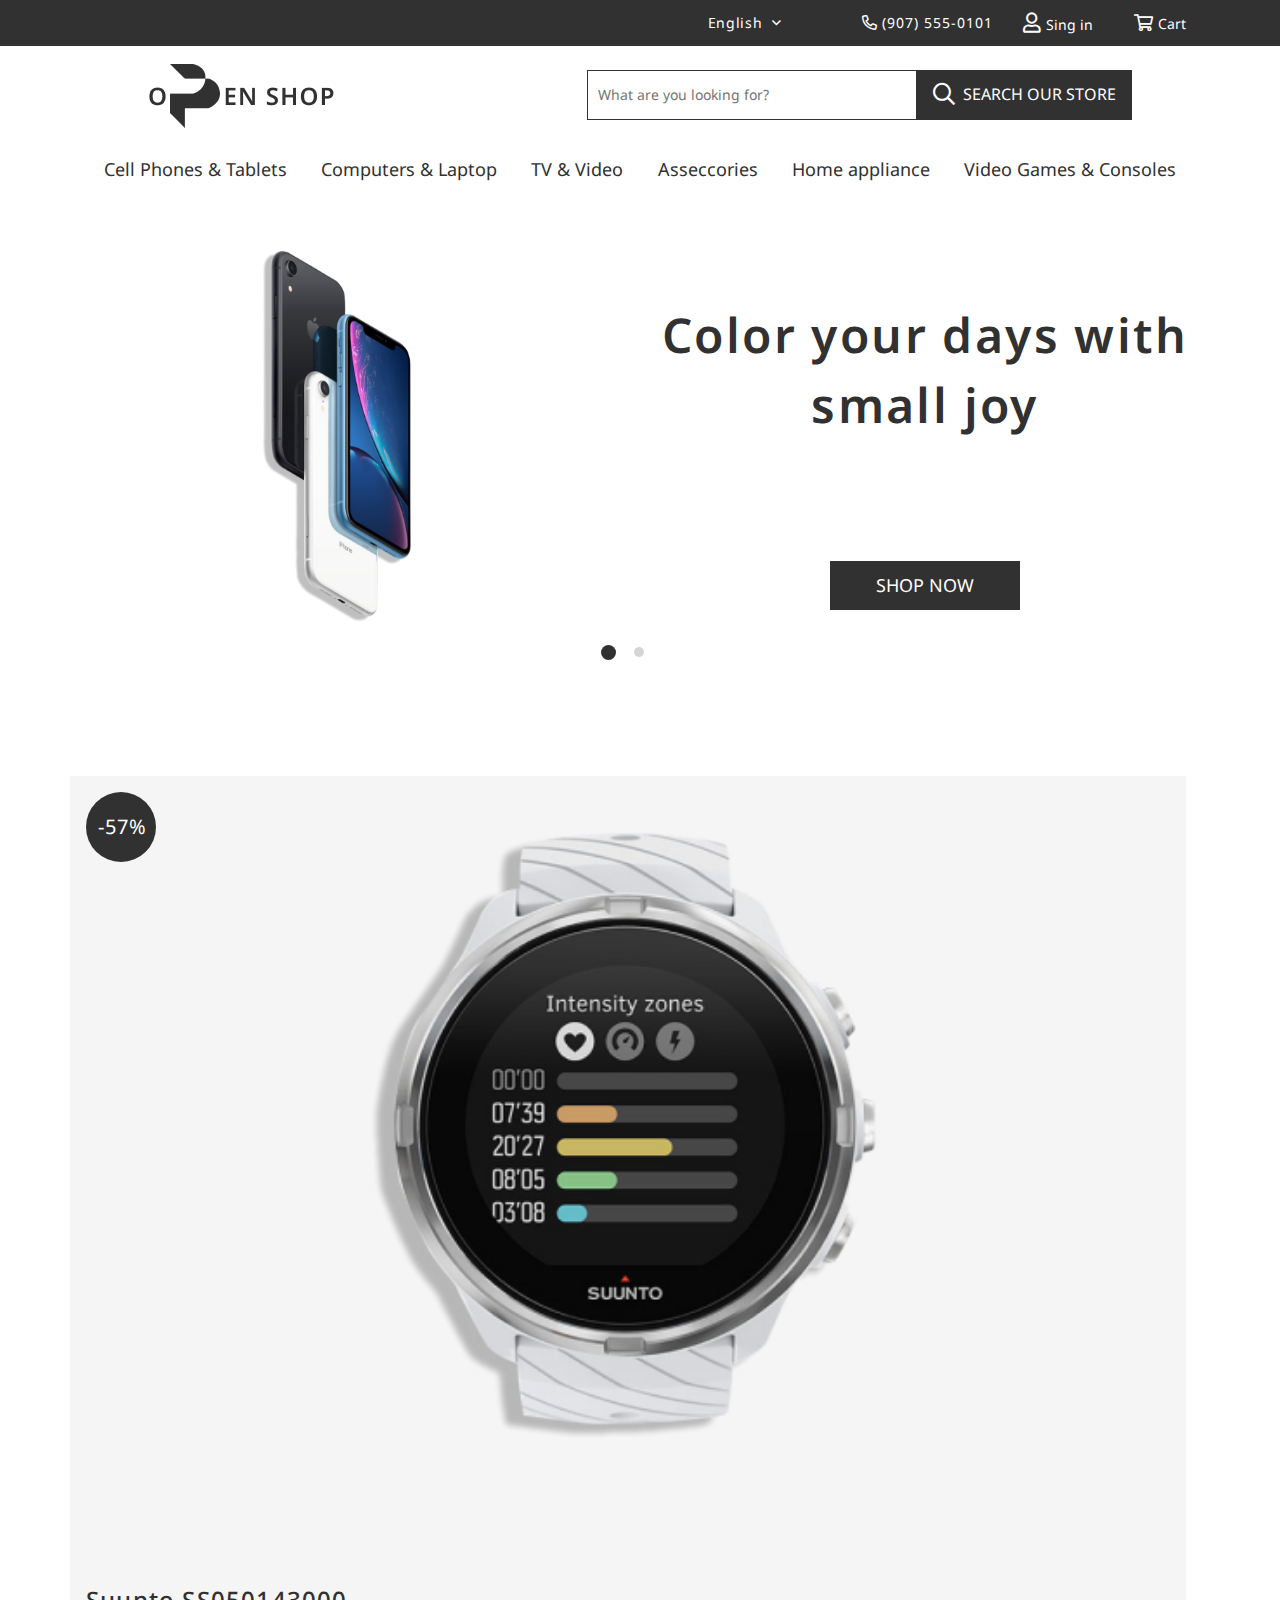
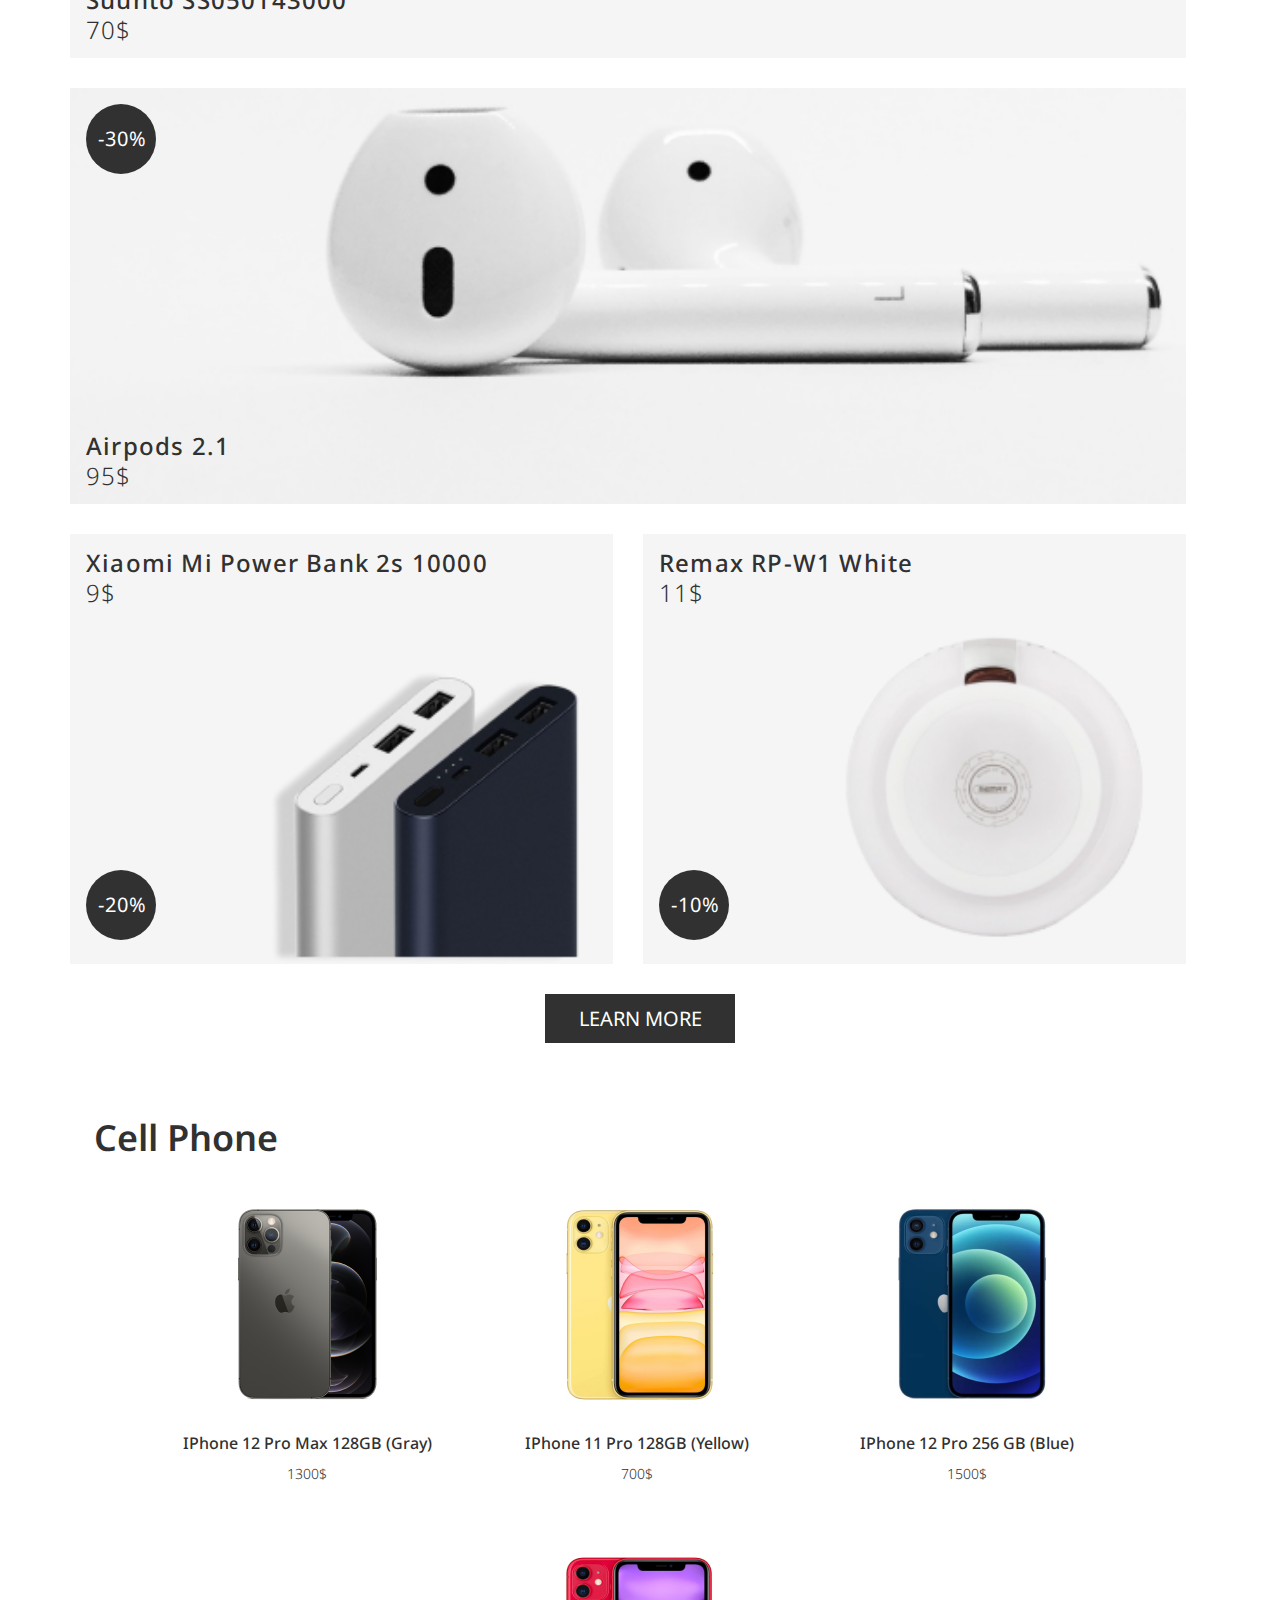
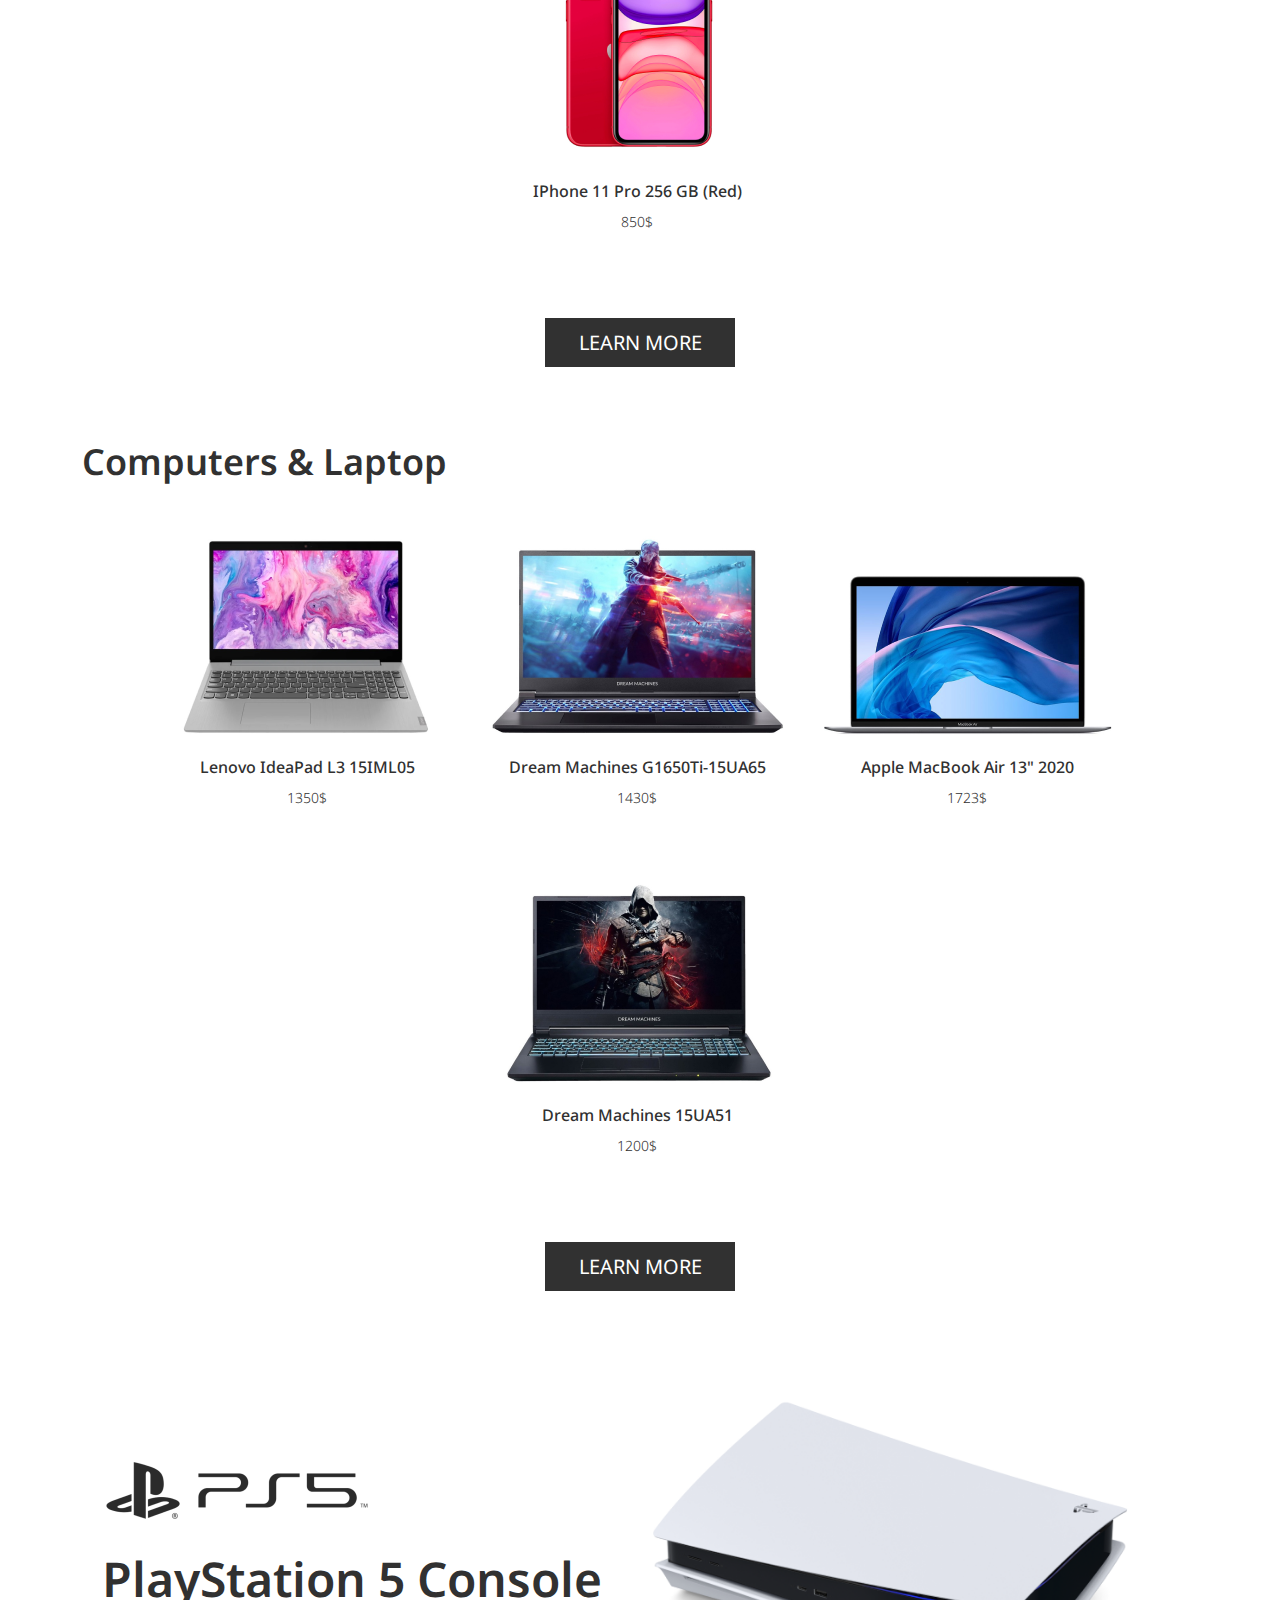
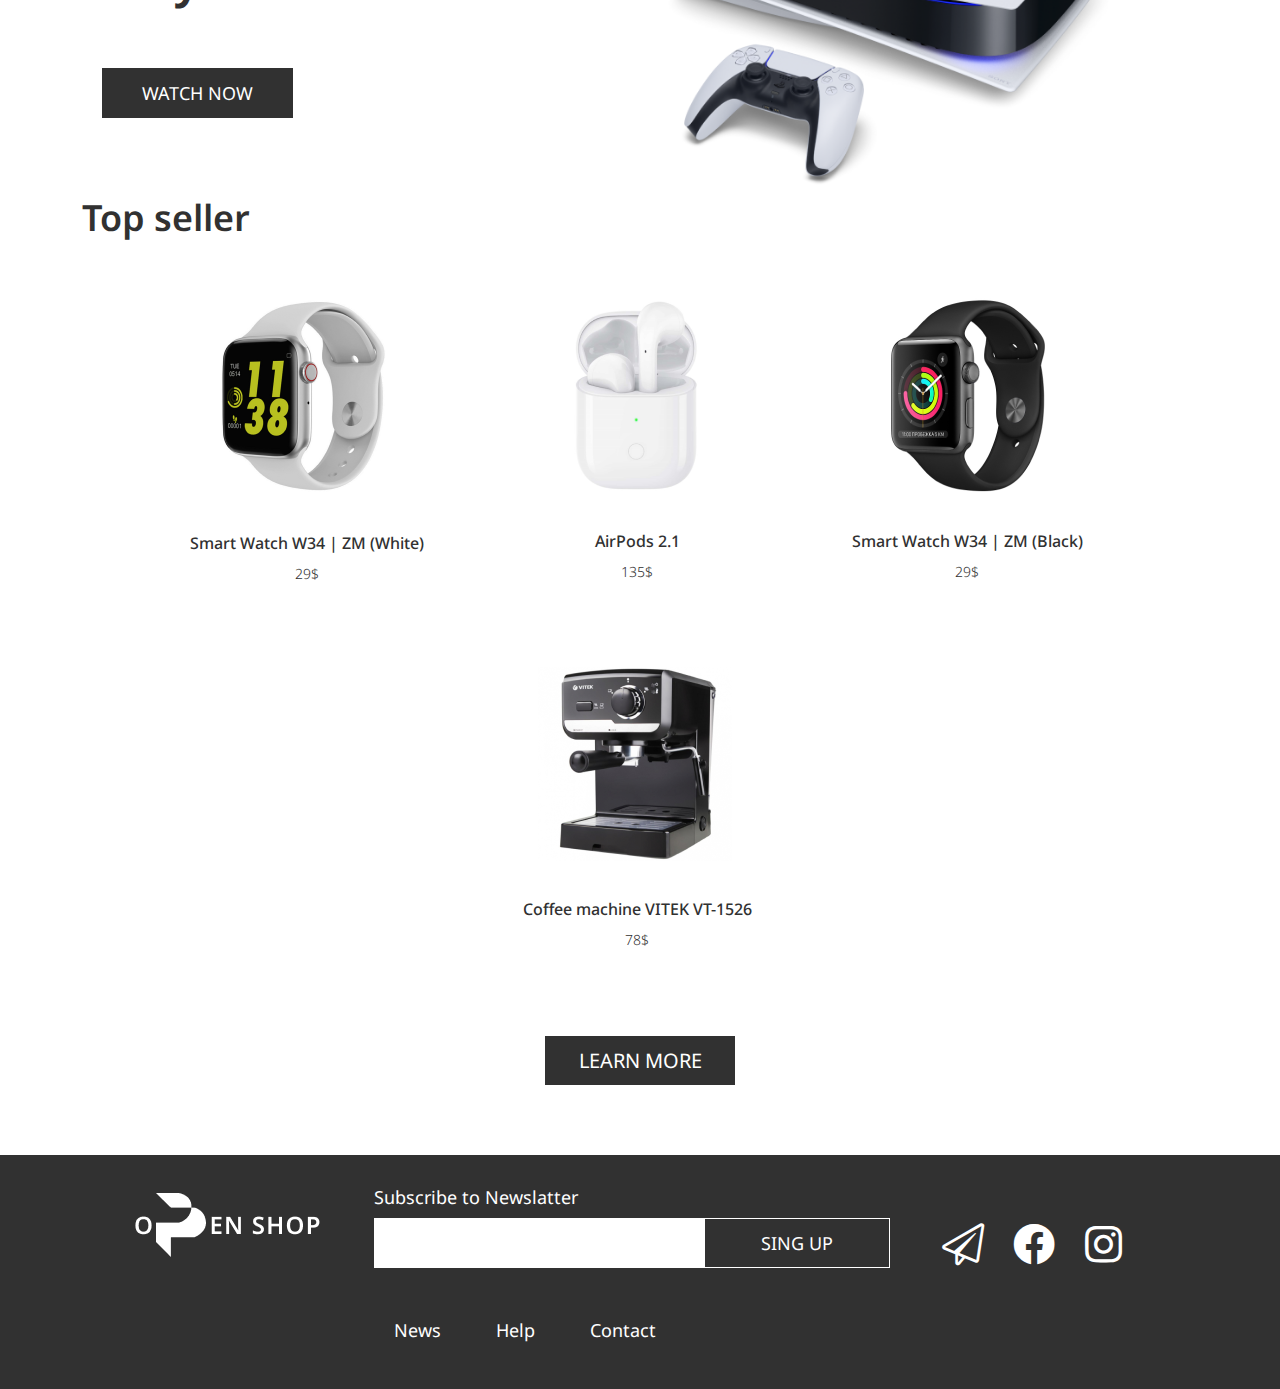
<file: index.html>
<!DOCTYPE html>
<html lang="en">
<head>
    <meta charset="UTF-8">
    <meta http-equiv="X-UA-Compatible" content="IE=edge">
    <meta name="viewport" content="width=device-width, initial-scale=1.0">
    <title>OpenShop</title>
    <link rel="icon" href="images/iphone-1.png">
    <link rel="stylesheet" href="libs/bootstrap.min.css">
    <link rel="stylesheet" href="style/style.css">
    <link rel="stylesheet" href="style/media.css">
</head>
<body>
    <header class="header">
        <div class="header__poster">
            <div class="container">
                <nav class="navbar navbar-expand-lg ">
                    <div class="container-fluid ">
                      <button class="navbar-toggler" type="button" data-bs-toggle="collapse" data-bs-target="#navbarNavDropdown" aria-controls="navbarNavDropdown" aria-expanded="false" aria-label="Toggle navigation">
                        <span class="navbar-toggler-icon"></span>
                      </button>
                      <div class="collapse navbar-collapse justify-content-end " id="navbarNavDropdown">
                        <ul class="navbar-nav align-items-center">
                          <li>
                            <a href="" class="fa header__poster-phone"></a>
                            <a class="header__link-number" aria-current="page" href="#">(907) 555-0101</a>
                          </li>
                          <li>
                            <a href="" class="fa header__poster-user"></a>
                            <a class="header__poster-link" href="#">Sing in</a>
                          </li>
                          <li>
                            <a href="" class="fa header__poster-cart"></a>
                            <a class="header__poster-link" href="#">Cart</a>
                          </li>
                          <li class="dropdown order-first">
                            <a class="dropdown-toggle header__poster-down" href="#" id="navbarDropdownMenuLink" role="button" data-bs-toggle="dropdown" aria-expanded="false">
                                English
                                <span class="header__poster-angle fa"></span>
                            </a>
                            <ul class="dropdown-menu header__poster-drop" aria-labelledby="navbarDropdownMenuLink">
                              <li><a class="dropdown-item header__poster-english" href="#">English</a></li>
                              <li><hr class="dropdown-divider"></li>
                              <li><a class="dropdown-item header__poster-russian" href="#">Russian</a></li>
                            </ul>
                          </li>
                        </ul>
                      </div>
                    </div>
                  </nav>
            </div>
        </div>
        <div class="header__content">
          <div class="container">
            <nav class="navbar">
              <div class="container-fluid justify-content-around">
                <a href="" class="header__logo"></a>
                <div class="header__content-form ">
                  <form class="d-flex" role="search">
                    <input class="header__search-text" type="search" placeholder="What are you looking for?" aria-label="Search">
                    <button class="header__search" type="submit">
                      <a href="" class="fa header__search-btn"></a>
                      SEARCH OUR STORE
                    </button>
                  </form>
                </div>
              </div>
            </nav>
            <div class="header__nav d-flex justify-content-evenly">
              <div class="dropdown ">
                <a class="btn header__nav-title" href="#" role="button" id="dropdownMenuLink" data-bs-toggle="dropdown" aria-expanded="false">
                  Cell Phones & Tablets
                </a>
                <ul class="dropdown-menu" aria-labelledby="dropdownMenuLink d-flex">
              <div class="header__nav-drop d-flex justify-content-center">
                <div class="header__drop-left">
                    <li><a class="header__drop-title" href="#">Cell Phones</a></li>
                    <ul class="header__drop-links">
                      <li><a href="" class="header__drop-link">Xiaomi</a></li>
                      <li><a href="" class="header__drop-link">Apple</a></li>
                      <li><a href="" class="header__drop-link">Samsung</a></li>
                      <li><a href="" class="header__drop-link">Huawei</a></li>
                      <li><a href="" class="header__drop-link">BQ</a></li>
                      <li><a href="" class="header__drop-link">Nokia</a></li>
                      <li><a href="" class="header__drop-link">Inoi</a></li>
                      <li><a href="" class="header__drop-link">Vivo</a></li>
                    </ul>
                  </div>
                  <div class="header__drop-right">
                    <li><a class="header__drop-title" href="#">Tablets</a></li>
                    <ul class="header__drop-links">
                      <li><a href="" class="header__drop-link">Xiaomi</a></li>
                      <li><a href="" class="header__drop-link">Apple</a></li>
                      <li><a href="" class="header__drop-link">Samsung</a></li>
                      <li><a href="" class="header__drop-link">Huawei</a></li>
                      <li><a href="" class="header__drop-link">BQ</a></li>
                      <li><a href="" class="header__drop-link">More...</a></li>
                    </ul>
                  </div>
                </div>
              </ul>
              </div>
              <div class="dropdown ">
                <a class="btn header__nav-title" href="#" role="button"  data-bs-toggle="dropdown" aria-expanded="false">
                  Computers & Laptop
                </a>
                <ul class="dropdown-menu" aria-labelledby="dropdownMenuLink d-flex">
              <div class="header__nav-drop d-flex justify-content-center">
                <div class="header__drop-left">
                    <li><a class="header__drop-title" href="#">Computers</a></li>
                    <ul class="header__drop-links">
                      <li><a href="" class="header__drop-link">Xiaomi</a></li>
                      <li><a href="" class="header__drop-link">Apple</a></li>
                      <li><a href="" class="header__drop-link">Samsung</a></li>
                      <li><a href="" class="header__drop-link">Huawei</a></li>
                      <li><a href="" class="header__drop-link">BQ</a></li>
                      <li><a href="" class="header__drop-link">Nokia</a></li>
                      <li><a href="" class="header__drop-link">Inoi</a></li>
                      <li><a href="" class="header__drop-link">Vivo</a></li>
                    </ul>
                  </div>
                  <div class="header__drop-right">
                    <li><a class="header__drop-title" href="#">Laptop</a></li>
                    <ul class="header__drop-links">
                      <li><a href="" class="header__drop-link">Xiaomi</a></li>
                      <li><a href="" class="header__drop-link">Apple</a></li>
                      <li><a href="" class="header__drop-link">Samsung</a></li>
                      <li><a href="" class="header__drop-link">Huawei</a></li>
                      <li><a href="" class="header__drop-link">BQ</a></li>
                      <li><a href="" class="header__drop-link">More...</a></li>
                    </ul>
                  </div>
                </div>
              </ul>
              </div>
              <div class="dropdown ">
                <a class="btn header__nav-title" href="#" role="button" data-bs-toggle="dropdown" aria-expanded="false">
                  TV & Video
                </a>
                <ul class="dropdown-menu" aria-labelledby="dropdownMenuLink d-flex">
              <div class="header__nav-drop d-flex justify-content-center">
                <div class="header__drop-left">
                    <li><a class="header__drop-title" href="#">TV</a></li>
                    <ul class="header__drop-links">
                      <li><a href="" class="header__drop-link">Xiaomi</a></li>
                      <li><a href="" class="header__drop-link">Apple</a></li>
                      <li><a href="" class="header__drop-link">Samsung</a></li>
                      <li><a href="" class="header__drop-link">Huawei</a></li>
                      <li><a href="" class="header__drop-link">BQ</a></li>
                      <li><a href="" class="header__drop-link">Nokia</a></li>
                      <li><a href="" class="header__drop-link">Inoi</a></li>
                      <li><a href="" class="header__drop-link">Vivo</a></li>
                    </ul>
                  </div>
                  <div class="header__drop-right">
                    <li><a class="header__drop-title" href="#">Video</a></li>
                    <ul class="header__drop-links">
                      <li><a href="" class="header__drop-link">Xiaomi</a></li>
                      <li><a href="" class="header__drop-link">Apple</a></li>
                      <li><a href="" class="header__drop-link">Samsung</a></li>
                      <li><a href="" class="header__drop-link">Huawei</a></li>
                      <li><a href="" class="header__drop-link">BQ</a></li>
                      <li><a href="" class="header__drop-link">More...</a></li>
                    </ul>
                  </div>
                </div>
              </ul>
              </div>
              <div class="dropdown ">
                <a class="btn header__nav-title" href="#" role="button"  data-bs-toggle="dropdown" aria-expanded="false">
                  Asseccories
                </a>
                <ul class="dropdown-menu" aria-labelledby="dropdownMenuLink d-flex">
              <div class="header__nav-drop d-flex justify-content-center">
                <div class="header__drop-left">
                    <li><a class="header__drop-title" href="#">Asseccories</a></li>
                    <ul class="header__drop-links">
                      <li><a href="" class="header__drop-link">Xiaomi</a></li>
                      <li><a href="" class="header__drop-link">Apple</a></li>
                      <li><a href="" class="header__drop-link">Samsung</a></li>
                      <li><a href="" class="header__drop-link">Huawei</a></li>
                      <li><a href="" class="header__drop-link">BQ</a></li>
                      <li><a href="" class="header__drop-link">Nokia</a></li>
                      <li><a href="" class="header__drop-link">Inoi</a></li>
                      <li><a href="" class="header__drop-link">Vivo</a></li>
                    </ul>
                  </div>
                  <div class="header__drop-right">
                    <li><a class="header__drop-title" href="#">Asseccories</a></li>
                    <ul class="header__drop-links">
                      <li><a href="" class="header__drop-link">Xiaomi</a></li>
                      <li><a href="" class="header__drop-link">Apple</a></li>
                      <li><a href="" class="header__drop-link">Samsung</a></li>
                      <li><a href="" class="header__drop-link">Huawei</a></li>
                      <li><a href="" class="header__drop-link">BQ</a></li>
                      <li><a href="" class="header__drop-link">More...</a></li>
                    </ul>
                  </div>
                </div>
              </ul>
              </div>
              <div class="dropdown ">
                <a class="btn header__nav-title" href="#" role="button"  data-bs-toggle="dropdown" aria-expanded="false">
                  Home appliance
                </a>
                <ul class="dropdown-menu" aria-labelledby="dropdownMenuLink d-flex">
              <div class="header__nav-drop d-flex justify-content-center">
                <div class="header__drop-left">
                    <li><a class="header__drop-title" href="#">Appliance</a></li>
                    <ul class="header__drop-links">
                      <li><a href="" class="header__drop-link">Xiaomi</a></li>
                      <li><a href="" class="header__drop-link">Apple</a></li>
                      <li><a href="" class="header__drop-link">Samsung</a></li>
                      <li><a href="" class="header__drop-link">Huawei</a></li>
                      <li><a href="" class="header__drop-link">BQ</a></li>
                      <li><a href="" class="header__drop-link">Nokia</a></li>
                      <li><a href="" class="header__drop-link">Inoi</a></li>
                      <li><a href="" class="header__drop-link">Vivo</a></li>
                    </ul>
                  </div>
                  <div class="header__drop-right">
                    <li><a class="header__drop-title" href="#">Home</a></li>
                    <ul class="header__drop-links">
                      <li><a href="" class="header__drop-link">Xiaomi</a></li>
                      <li><a href="" class="header__drop-link">Apple</a></li>
                      <li><a href="" class="header__drop-link">Samsung</a></li>
                      <li><a href="" class="header__drop-link">Huawei</a></li>
                      <li><a href="" class="header__drop-link">BQ</a></li>
                      <li><a href="" class="header__drop-link">More...</a></li>
                    </ul>
                  </div>
                </div>
              </ul>
              </div>
              <div class="dropdown ">
                <a class="btn header__nav-title" href="#" role="button"  data-bs-toggle="dropdown" aria-expanded="false">
                  Video Games & Consoles
                </a>
                <ul class="dropdown-menu" aria-labelledby="dropdownMenuLink d-flex">
              <div class="header__nav-drop d-flex justify-content-center">
                <div class="header__drop-left">
                    <li><a class="header__drop-title" href="#">VideoGames</a></li>
                    <ul class="header__drop-links">
                      <li><a href="" class="header__drop-link">Xiaomi</a></li>
                      <li><a href="" class="header__drop-link">Apple</a></li>
                      <li><a href="" class="header__drop-link">Samsung</a></li>
                      <li><a href="" class="header__drop-link">Huawei</a></li>
                      <li><a href="" class="header__drop-link">BQ</a></li>
                      <li><a href="" class="header__drop-link">Nokia</a></li>
                      <li><a href="" class="header__drop-link">Inoi</a></li>
                      <li><a href="" class="header__drop-link">Vivo</a></li>
                    </ul>
                  </div>
                  <div class="header__drop-right">
                    <li><a class="header__drop-title" href="#">Consoles</a></li>
                    <ul class="header__drop-links">
                      <li><a href="" class="header__drop-link">Xiaomi</a></li>
                      <li><a href="" class="header__drop-link">Apple</a></li>
                      <li><a href="" class="header__drop-link">Samsung</a></li>
                      <li><a href="" class="header__drop-link">Huawei</a></li>
                      <li><a href="" class="header__drop-link">BQ</a></li>
                      <li><a href="" class="header__drop-link">More...</a></li>
                    </ul>
                  </div>
                </div>
              </ul>
              </div>
              
            </div>
            <div class="row header__slider d-flex">
              <div class="col-lg-6 col-12">
                <div class="header__slider-left">
                  <div id="carouselExampleIndicators" class="carousel slide  " data-bs-ride="true">
                    <div class="carousel-indicators d-flex align-items-center ">
                      <button type="button" data-bs-target="#carouselExampleIndicators" data-bs-slide-to="0" class="active" aria-current="true" aria-label="Slide 1"></button>
                      <button type="button" data-bs-target="#carouselExampleIndicators" data-bs-slide-to="1" aria-label="Slide 2"></button>
                    </div>
                    <div class="carousel-inner">
                      <div class="carousel-item active">
                        <img src="images/header-img1.png" class="d-block w-100 h-100" alt="...">
                      </div>
                      <div class="carousel-item">
                        <img src="images/header-img2.png" class="d-block w-100 h-100" alt="...">
                      </div>
                    </div>
                    <button class="carousel-control-prev d-none" type="button" data-bs-target="#carouselExampleIndicators" data-bs-slide="prev">
                      <span class="carousel-control-prev-icon" aria-hidden="true"></span>
                      <span class="visually-hidden">Previous</span>
                    </button>
                    <button class="carousel-control-next d-none" type="button" data-bs-target="#carouselExampleIndicators" data-bs-slide="next">
                      <span class="carousel-control-next-icon" aria-hidden="true"></span>
                      <span class="visually-hidden">Next</span>
                    </button>
                  </div>
                </div>
              </div>
              <div class="col-lg-6 col-lg-6 d-flex flex-column align-items-center justify-content-center text-center ">
                <div class="header__slider-right position-relative">
                  <h1 class="header__slider-title">
                    Color your days with small joy
                  </h1>
                  <a href="#" class="header__slider-btn">SHOP NOW</a>
                </div>
              </div>
              </div>
          </div>
        </div>
    </header>

    <main class="main">
      <div class="container">
        <div class="main__content">
          <div class="row d-grid main__content-cards w-100">
            <div class="col main__content-card position-relative ">
              <img src="images/main-img1.png" alt="" class="main__content-img  w-100 h-100">
              <div class="main__img-descr position-absolute d-flex flex-column justify-content-between p-3 w-100" >
                <h3 class="main__img-discount ">-57%</h3>
                <div class="main__img-bot">
                  <h4 class="main__img-title">Suunto SS050143000</h4>
                  <p class="main__img-price">70$</p>
                </div>
              </div>
            </div>
            <div class="col position-relative main__content-card">
              <img src="images/main-img2.png" alt="" class="main__content-img w-100 h-100">
              <div class="main__img-descr position-absolute d-flex flex-column justify-content-between p-3 w-100" >
                <h3 class="main__img-discount">-30%</h3>
                <div class="main__img-bot">
                  <h4 class="main__img-title">Airpods 2.1</h4>
                  <p class="main__img-price">95$ </p>
                </div>
              </div>
            </div>
            <div class="col position-relative main__content-card">
              <img src="images/main-img3.png" alt="" class="main__content-img w-100 h-100">
              <div class="main__img-descr position-absolute d-flex flex-column justify-content-between p-3 w-100" >
                <div class="main__img-bot">
                <h4 class="main__img-title">Xiaomi Mi Power Bank 2s 10000</h4>
                <p class="main__img-price">9$</p>
              </div>
              <h3 class="main__img-discount ">-20%</h3>
              </div>
            </div>
            <div class="col position-relative main__content-card">
              <img src="images/main-img4.png" alt="" class="main__content-img w-100 h-100">
              <div class="main__img-descr position-absolute d-flex flex-column justify-content-between p-3 w-100" >
                <div class="main__img-bot">
                  <h4 class="main__img-title">Remax RP-W1 White</h4>
                  <p class="main__img-price ">11$</p>
                </div>
                <h3 class="main__img-discount mt-5">-10%</h3>
              </div>
            </div>
          </div>
        </div>
        <div class="main__button">
          <a href="" class="main__learn-more">LEARN MORE</a>
        </div>
      <div class="main__phone">
          <div class="container">
          <div class="main__phone-title ">
            <h3 class="main__phone-cell">Cell Phone</h3>
          </div>
          <div class="row main__phone-cards d-flex justify-content-between">
            <div class="col-lg-3 col-12 main__phone-card position-relative">
              <div class="card-1" style="width: 300px;">
                <div class="main__phone-img position-relative">
                  <img src="images/phone-1.png" class="card-img-top" alt="...">
                </div>
                <div class="card-body main__card-descr d-flex flex-column align-items-center ">
                  <h5 class="card-title main__card-title">IPhone 12 Pro Max 128GB (Gray)</h5>
                    <p class="card-text main__card-price">1300$</p>
                    <a href="iphone.html" class="main__card-btn">BUY</a>
                    <div class="main__phone-heart position-absolute">
                      <a href="#" class="fa main__card-icon"></a>
                    </div>
                  </div>
                </div>
              </div>
              <div class="col-lg-3 col-12 main__phone-card position-relative">
                <div class="card-1 " style="width: 300px;">
                  <div class="main__phone-img position-relative">
                    <img src="images/phone-2.png" class="card-img-top" alt="...">
                  </div>
                  <div class="card-body main__card-descr d-flex flex-column align-items-center ">
                    <h5 class="card-title main__card-title">IPhone 11 Pro 128GB (Yellow)</h5>
                    <p class="card-text main__card-price">700$</p>
                    <a href="#" class="main__card-btn">BUY</a>
                    <div class="main__phone-heart position-absolute">
                      <a href="#" class="fa main__card-icon"></a>
                    </div>
                  </div>
                </div>
              </div>
              <div class="col-lg-3 col-12 main__phone-card position-relative">
                <div class="card-1 " style="width: 300px;">
                  <div class="main__phone-img position-relative">
                    <img src="images/phone-3.png" class="card-img-top" alt="...">
                  </div>
                  <div class="card-body main__card-descr d-flex flex-column align-items-center ">
                    <h5 class="card-title main__card-title">IPhone 12 Pro 256 GB (Blue)</h5>
                    <p class="card-text main__card-price">1500$</p>
                    <a href="#" class="main__card-btn">BUY</a>
                    <div class="main__phone-heart position-absolute">
                      <a href="#" class="fa main__card-icon"></a>
                    </div>
                  </div>
                </div>
              </div>
              <div class="col-lg-3 col-12 main__phone-card position-relative">
                <div class="card-1" style="width: 300px;">
                  <div class="main__phone-img">
                    <img src="images/phone-4.png" class="card-img-top" alt="...">
                  </div>
                  <div class="card-body main__card-descr d-flex flex-column align-items-center ">
                    <h5 class="card-title main__card-title">IPhone 11 Pro 256 GB (Red)</h5>
                    <p class="card-text main__card-price">850$</p>
                    <a href="#" class="main__card-btn">BUY</a>
                    <div class="main__phone-heart position-absolute">
                      <a href="#" class="fa main__card-icon"></a>
                    </div>
                  </div>
                </div>
              </div>
            </div>
            <div class="main__button">
              <a href="page-phone.html" class="main__learn-more">LEARN MORE</a>
            </div>
          </div> 
        </div> 
        </div>
        <div class="main__laptop">
          <div class="container">
            <h3 class="main__laptop-computers">Computers & Laptop</h3>
            <div class="row main__laptop-cards d-flex justify-content-between">
              <div class="col-lg-3 col-12 main__laptop-card position-relative">
                <div class="card-1 " style="width: 300px;">
                  <div class="main__laptop-img position-relative">
                    <img src="images/laptop-1.png" class="card-img-top" alt="...">
                  </div>
                  <div class="card-body main__card-descr d-flex flex-column align-items-center ">
                    <h5 class="card-title main__laptop-title">Lenovo IdeaPad L3 15IML05</h5>
                    <p class="card-text main__card-price">1350$</p>
                    <a href="#" class="main__card-btn">BUY</a>
                    <div class="main__laptop-heart position-absolute">
                      <a href="#" class="fa main__card-icon"></a>
                    </div>
                  </div>
                </div>
              </div>
              <div class="col-lg-3 col-12 main__laptop-card position-relative">
                <div class="card-1 " style="width: 300px;">
                  <div class="main__laptop-img position-relative">
                    <img src="images/laptop-2.png" class="card-img-top" alt="...">
                  </div>
                  <div class="card-body main__card-descr d-flex flex-column align-items-center ">
                    <h5 class="card-title main__laptop-title">Dream Machines G1650Ti-15UA65</h5>
                    <p class="card-text main__card-price">1430$</p>
                    <a href="#" class="main__card-btn">BUY</a>
                    <div class="main__laptop-heart position-absolute">
                      <a href="#" class="fa main__card-icon"></a>
                    </div>
                  </div>
                </div>
              </div>
              <div class="col-lg-3 col-12 main__laptop-card position-relative">
                <div class="card-1 " style="width: 300px;">
                  <div class="main__laptop-img position-relative">
                    <img src="images/laptop-3.png" class="card-img-top" alt="...">
                  </div>
                  <div class="card-body main__card-descr d-flex flex-column align-items-center ">
                    <h5 class="card-title main__laptop-title">Apple MacBook Air 13" 2020</h5>
                    <p class="card-text main__card-price">1723$</p>
                    <a href="#" class="main__card-btn">BUY</a>
                    <div class="main__laptop-heart position-absolute">
                      <a href="#" class="fa main__card-icon"></a>
                    </div>
                  </div>
                </div>
              </div>
              <div class="col-lg-3 col-12 main__laptop-card position-relative">
                <div class="card-1 " style="width: 300px;">
                  <div class="main__laptop-img position-relative">
                    <img src="images/laptop-4.png" class="card-img-top" alt="...">
                  </div>
                  <div class="card-body main__card-descr d-flex flex-column align-items-center ">
                    <h5 class="card-title main__laptop-title">Dream Machines 15UA51</h5>
                    <p class="card-text main__card-price">1200$</p>
                    <a href="#" class="main__card-btn">BUY</a>
                    <div class="main__laptop-heart position-absolute">
                      <a href="#" class="fa main__card-icon"></a>
                    </div>
                    </div>
                  </div>
                </div>
              </div>
              <div class="main__button">
                <a href="" class="main__learn-more">LEARN MORE</a>
              </div>
            </div>
          </div>
          <div class="main__playstation position-relative">
            <div class="container">
                <img src="images/playstation-5.png" alt="" class="main__playstation-img w-100 h-100">
              <div class="main__playstation-content position-absolute">
                <img src="images/PS-5.png" alt="" class="main__playstation-info">
                <h3 class="main__playstation-title">PlayStation 5 Console</h3>
                <a href="#" class="main__playstation-link">WATCH NOW</a>
              </div>
            </div>
          </div>
          <div class="main__seller">
            <div class="container">
              <h3 class="main__seller-info">Top seller</h3>
              <div class="row main__seller-cards d-flex justify-content-between">
                <div class="col-lg-3 col-12 main__seller-card position-relative">
                  <div class="card-1 " style="width: 300px;">
                    <div class="main__seller-img position-relative">
                      <img src="images/seller-1.png" class="card-img-top main__seller-image" alt="...">
                    </div>
                    <div class="card-body main__card-descr d-flex flex-column align-items-center ">
                      <h5 class="card-title main__laptop-title">Smart Watch W34 | ZM (White)</h5>
                      <p class="card-text main__card-price">29$</p>
                      <a href="#" class="main__card-btn">BUY</a>
                      <div class="main__seller-heart position-absolute">
                        <a href="#" class="fa main__card-icon"></a>
                      </div>
                    </div>
                  </div>
                </div>
                <div class="col-lg-3 col-12 main__seller-card position-relative">
                  <div class="card-1 " style="width: 300px;">
                    <div class="main__seller-img position-relative">
                      <img src="images/seller-2.png" class="card-img-top" alt="...">
                    </div>
                    <div class="card-body main__card-descr d-flex flex-column align-items-center ">
                      <h5 class="card-title main__laptop-title">AirPods 2.1</h5>
                      <p class="card-text main__card-price">135$</p>
                      <a href="#" class="main__card-btn">BUY</a>
                      <div class="main__seller-heart position-absolute">
                        <a href="#" class="fa main__card-icon"></a>
                      </div>
                    </div>
                  </div>
                </div>
                <div class="col-lg-3 col-12 main__seller-card position-relative">
                  <div class="card-1 " style="width: 300px;">
                    <div class="main__seller-img position-relative">
                      <img src="images/seller-3.png" class="card-img-top" alt="...">
                    </div>
                    <div class="card-body main__card-descr d-flex flex-column align-items-center ">
                      <h5 class="card-title main__laptop-title">Smart Watch W34 | ZM (Black)</h5>
                      <p class="card-text main__card-price">29$</p>
                      <a href="#" class="main__card-btn">BUY</a>
                      <div class="main__seller-heart position-absolute">
                        <a href="#" class="fa main__card-icon"></a>
                      </div>
                    </div>
                  </div>
                </div>
                <div class="col-lg-3 col-12 main__seller-card position-relative">
                  <div class="card-1 " style="width: 300px;">
                    <div class="main__seller-img position-relative">
                      <img src="images/seller-4.png" class="card-img-top" alt="...">
                    </div>
                    <div class="card-body main__card-descr d-flex flex-column align-items-center ">
                      <h5 class="card-title main__laptop-title">Coffee machine VITEK VT-1526</h5>
                      <p class="card-text main__card-price">78$</p>
                      <a href="#" class="main__card-btn">BUY</a>
                      <div class="main__seller-heart position-absolute">
                        <a href="#" class="fa main__card-icon"></a>
                      </div>
                    </div>
                  </div>
                </div>
              </div>
              <div class="main__button">
                <a href="" class="main__learn-more">LEARN MORE</a>
              </div>
            </div>
          </div>
      </main>
      <footer class="footer">
        <div class="container">
          <div class="footer__nav d-flex justify-content-evenly align-items-center flex-wrap">
             <a href="#"><img src="images/footer-logo.png" alt="" class="footer__nav-img"></a>
             <div class="footer__nav-form">
              <h3 class="footer__form-title">Subscribe to Newslatter</h3>
              <form class="d-flex" role="search">
                <input class="footer__nav-login" type="search" placeholder="" aria-label="Search">
                <button class="header__nav-btn" type="submit">
                  SING UP
                </button>
              </form>
              <div class="footer__form-links">
                <a href="#" class="footer__form-link">News</a>
                <a href="#" class="footer__form-link">Help</a>
                <a href="#" class="footer__form-link">Contact</a>
              </div>
             </div>
             <div class="footer__nav-icons ">
              <a href="" class="fa footer__icons-tg"></a>
              <a href="" class="fa footer__icons-facebook"></a>
              <a href="" class="fa footer__icons-instagram"></a>
             </div>
          </div>
        </div>
      </footer>
        
      
      
      <script src="libs/bootstrap.min.js"></script>
      <script src="libs/bootstrap.bundle.js"></script>
    </body>
    </html>
</file>
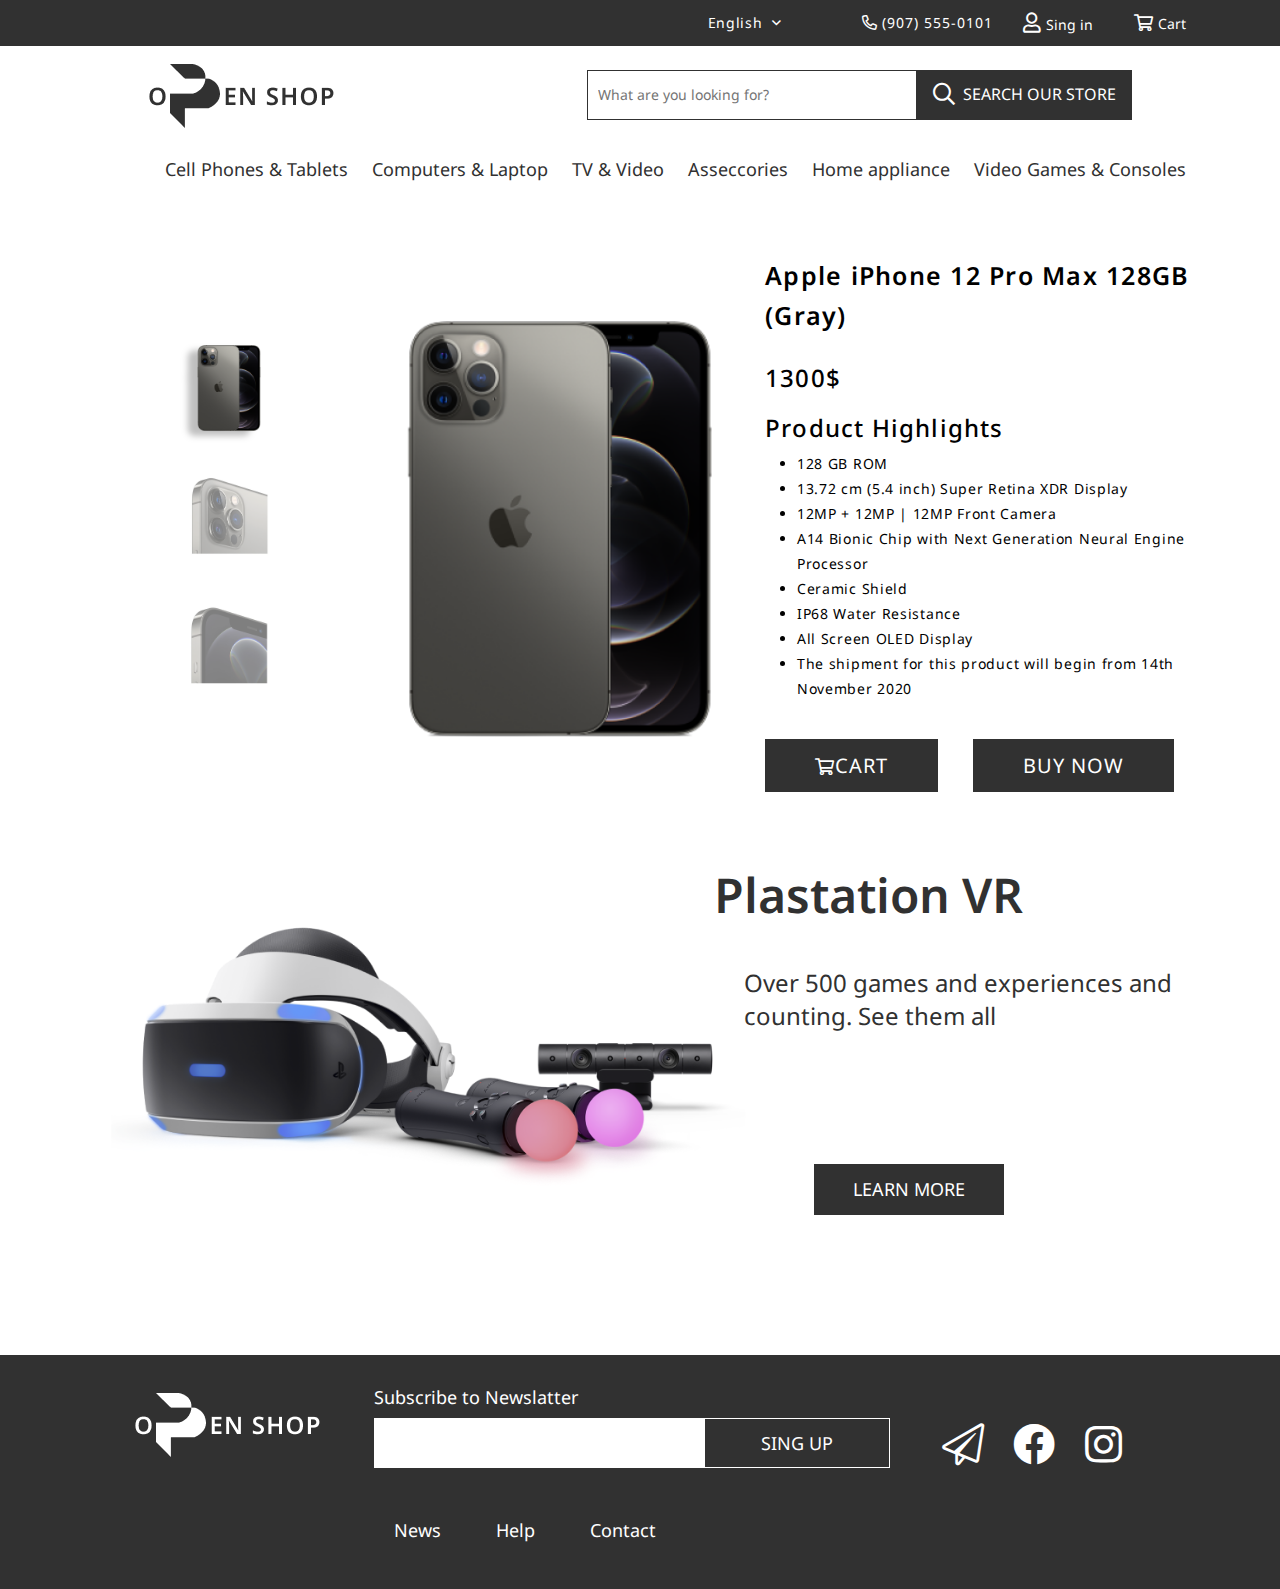
<file: iphone.html>
<!DOCTYPE html>
<html lang="en">
<head>
    <meta charset="UTF-8">
    <meta http-equiv="X-UA-Compatible" content="IE=edge">
    <meta name="viewport" content="width=device-width, initial-scale=1.0">
    <title>OpenShop</title>
    <link rel="icon" href="images/iphone-1.png">
    <link rel="stylesheet" href="libs/bootstrap.min.css">
    <link rel="stylesheet" href="style/style.css">
    <link rel="stylesheet" href="style/media.css">
</head>
<body>
    <header class="header">
        <div class="header__poster">
            <div class="container">
                <nav class="navbar navbar-expand-lg ">
                    <div class="container-fluid ">
                      <button class="navbar-toggler" type="button" data-bs-toggle="collapse" data-bs-target="#navbarNavDropdown" aria-controls="navbarNavDropdown" aria-expanded="false" aria-label="Toggle navigation">
                        <span class="navbar-toggler-icon"></span>
                      </button>
                      <div class="collapse navbar-collapse justify-content-end " id="navbarNavDropdown">
                        <ul class="navbar-nav align-items-center">
                          <li>
                            <a href="" class="fa header__poster-phone"></a>
                            <a class="header__link-number" aria-current="page" href="#">(907) 555-0101</a>
                          </li>
                          <li>
                            <a href="" class="fa header__poster-user"></a>
                            <a class="header__poster-link" href="#">Sing in</a>
                          </li>
                          <li>
                            <a href="" class="fa header__poster-cart"></a>
                            <a class="header__poster-link" href="#">Cart</a>
                          </li>
                          <li class="dropdown order-first">
                            <a class="dropdown-toggle header__poster-down" href="#" id="navbarDropdownMenuLink" role="button" data-bs-toggle="dropdown" aria-expanded="false">
                                English
                                <span class="header__poster-angle fa"></span>
                            </a>
                            <ul class="dropdown-menu header__poster-drop" aria-labelledby="navbarDropdownMenuLink">
                              <li><a class="dropdown-item header__poster-english" href="#">English</a></li>
                              <li><hr class="dropdown-divider"></li>
                              <li><a class="dropdown-item header__poster-russian" href="#">Russian</a></li>
                            </ul>
                          </li>
                        </ul>
                      </div>
                    </div>
                  </nav>
            </div>
        </div>
        <div class="header__content">
          <div class="container">
            <nav class="navbar">
              <div class="container-fluid justify-content-around">
                <a href="index.html" class="header__logo"></a>
                <div class="header__content-form ">
                  <form class="d-flex" role="search">
                    <input class="header__search-text" type="search" placeholder="What are you looking for?" aria-label="Search">
                    <button class="header__search" type="submit">
                      <a href="" class="fa header__search-btn"></a>
                      SEARCH OUR STORE
                    </button>
                  </form>
                </div>
              </div>
            </nav>
            <div class="header__nav d-flex justify-content-end">
              <div class="dropdown ">
                <a class="btn header__nav-title" href="#" role="button" id="dropdownMenuLink" data-bs-toggle="dropdown" aria-expanded="false">
                  Cell Phones & Tablets
                </a>
                <ul class="dropdown-menu" aria-labelledby="dropdownMenuLink d-flex">
              <div class="header__nav-drop d-flex justify-content-center">
                <div class="header__drop-left">
                    <li><a class="header__drop-title" href="#">Cell Phones</a></li>
                    <ul class="header__drop-links">
                      <li><a href="" class="header__drop-link">Xiaomi</a></li>
                      <li><a href="" class="header__drop-link">Apple</a></li>
                      <li><a href="" class="header__drop-link">Samsung</a></li>
                      <li><a href="" class="header__drop-link">Huawei</a></li>
                      <li><a href="" class="header__drop-link">BQ</a></li>
                      <li><a href="" class="header__drop-link">Nokia</a></li>
                      <li><a href="" class="header__drop-link">Inoi</a></li>
                      <li><a href="" class="header__drop-link">Vivo</a></li>
                    </ul>
                  </div>
                  <div class="header__drop-right">
                    <li><a class="header__drop-title" href="#">Tablets</a></li>
                    <ul class="header__drop-links">
                      <li><a href="" class="header__drop-link">Xiaomi</a></li>
                      <li><a href="" class="header__drop-link">Apple</a></li>
                      <li><a href="" class="header__drop-link">Samsung</a></li>
                      <li><a href="" class="header__drop-link">Huawei</a></li>
                      <li><a href="" class="header__drop-link">BQ</a></li>
                      <li><a href="" class="header__drop-link">More...</a></li>
                    </ul>
                  </div>
                </div>
              </ul>
              </div>
              <div class="dropdown ">
                <a class="btn header__nav-title" href="#" role="button"  data-bs-toggle="dropdown" aria-expanded="false">
                  Computers & Laptop
                </a>
                <ul class="dropdown-menu" aria-labelledby="dropdownMenuLink d-flex">
              <div class="header__nav-drop d-flex justify-content-center">
                <div class="header__drop-left">
                    <li><a class="header__drop-title" href="#">Computers</a></li>
                    <ul class="header__drop-links">
                      <li><a href="" class="header__drop-link">Xiaomi</a></li>
                      <li><a href="" class="header__drop-link">Apple</a></li>
                      <li><a href="" class="header__drop-link">Samsung</a></li>
                      <li><a href="" class="header__drop-link">Huawei</a></li>
                      <li><a href="" class="header__drop-link">BQ</a></li>
                      <li><a href="" class="header__drop-link">Nokia</a></li>
                      <li><a href="" class="header__drop-link">Inoi</a></li>
                      <li><a href="" class="header__drop-link">Vivo</a></li>
                    </ul>
                  </div>
                  <div class="header__drop-right">
                    <li><a class="header__drop-title" href="#">Laptop</a></li>
                    <ul class="header__drop-links">
                      <li><a href="" class="header__drop-link">Xiaomi</a></li>
                      <li><a href="" class="header__drop-link">Apple</a></li>
                      <li><a href="" class="header__drop-link">Samsung</a></li>
                      <li><a href="" class="header__drop-link">Huawei</a></li>
                      <li><a href="" class="header__drop-link">BQ</a></li>
                      <li><a href="" class="header__drop-link">More...</a></li>
                    </ul>
                  </div>
                </div>
              </ul>
              </div>
              <div class="dropdown ">
                <a class="btn header__nav-title" href="#" role="button" data-bs-toggle="dropdown" aria-expanded="false">
                  TV & Video
                </a>
                <ul class="dropdown-menu" aria-labelledby="dropdownMenuLink d-flex">
              <div class="header__nav-drop d-flex justify-content-center">
                <div class="header__drop-left">
                    <li><a class="header__drop-title" href="#">TV</a></li>
                    <ul class="header__drop-links">
                      <li><a href="" class="header__drop-link">Xiaomi</a></li>
                      <li><a href="" class="header__drop-link">Apple</a></li>
                      <li><a href="" class="header__drop-link">Samsung</a></li>
                      <li><a href="" class="header__drop-link">Huawei</a></li>
                      <li><a href="" class="header__drop-link">BQ</a></li>
                      <li><a href="" class="header__drop-link">Nokia</a></li>
                      <li><a href="" class="header__drop-link">Inoi</a></li>
                      <li><a href="" class="header__drop-link">Vivo</a></li>
                    </ul>
                  </div>
                  <div class="header__drop-right">
                    <li><a class="header__drop-title" href="#">Video</a></li>
                    <ul class="header__drop-links">
                      <li><a href="" class="header__drop-link">Xiaomi</a></li>
                      <li><a href="" class="header__drop-link">Apple</a></li>
                      <li><a href="" class="header__drop-link">Samsung</a></li>
                      <li><a href="" class="header__drop-link">Huawei</a></li>
                      <li><a href="" class="header__drop-link">BQ</a></li>
                      <li><a href="" class="header__drop-link">More...</a></li>
                    </ul>
                  </div>
                </div>
              </ul>
              </div>
              <div class="dropdown ">
                <a class="btn header__nav-title" href="#" role="button"  data-bs-toggle="dropdown" aria-expanded="false">
                  Asseccories
                </a>
                <ul class="dropdown-menu" aria-labelledby="dropdownMenuLink d-flex">
              <div class="header__nav-drop d-flex justify-content-center">
                <div class="header__drop-left">
                    <li><a class="header__drop-title" href="#">Asseccories</a></li>
                    <ul class="header__drop-links">
                      <li><a href="" class="header__drop-link">Xiaomi</a></li>
                      <li><a href="" class="header__drop-link">Apple</a></li>
                      <li><a href="" class="header__drop-link">Samsung</a></li>
                      <li><a href="" class="header__drop-link">Huawei</a></li>
                      <li><a href="" class="header__drop-link">BQ</a></li>
                      <li><a href="" class="header__drop-link">Nokia</a></li>
                      <li><a href="" class="header__drop-link">Inoi</a></li>
                      <li><a href="" class="header__drop-link">Vivo</a></li>
                    </ul>
                  </div>
                  <div class="header__drop-right">
                    <li><a class="header__drop-title" href="#">Asseccories</a></li>
                    <ul class="header__drop-links">
                      <li><a href="" class="header__drop-link">Xiaomi</a></li>
                      <li><a href="" class="header__drop-link">Apple</a></li>
                      <li><a href="" class="header__drop-link">Samsung</a></li>
                      <li><a href="" class="header__drop-link">Huawei</a></li>
                      <li><a href="" class="header__drop-link">BQ</a></li>
                      <li><a href="" class="header__drop-link">More...</a></li>
                    </ul>
                  </div>
                </div>
              </ul>
              </div>
              <div class="dropdown ">
                <a class="btn header__nav-title" href="#" role="button"  data-bs-toggle="dropdown" aria-expanded="false">
                  Home appliance
                </a>
                <ul class="dropdown-menu" aria-labelledby="dropdownMenuLink d-flex">
              <div class="header__nav-drop d-flex justify-content-center">
                <div class="header__drop-left">
                    <li><a class="header__drop-title" href="#">Appliance</a></li>
                    <ul class="header__drop-links">
                      <li><a href="" class="header__drop-link">Xiaomi</a></li>
                      <li><a href="" class="header__drop-link">Apple</a></li>
                      <li><a href="" class="header__drop-link">Samsung</a></li>
                      <li><a href="" class="header__drop-link">Huawei</a></li>
                      <li><a href="" class="header__drop-link">BQ</a></li>
                      <li><a href="" class="header__drop-link">Nokia</a></li>
                      <li><a href="" class="header__drop-link">Inoi</a></li>
                      <li><a href="" class="header__drop-link">Vivo</a></li>
                    </ul>
                  </div>
                  <div class="header__drop-right">
                    <li><a class="header__drop-title" href="#">Home</a></li>
                    <ul class="header__drop-links">
                      <li><a href="" class="header__drop-link">Xiaomi</a></li>
                      <li><a href="" class="header__drop-link">Apple</a></li>
                      <li><a href="" class="header__drop-link">Samsung</a></li>
                      <li><a href="" class="header__drop-link">Huawei</a></li>
                      <li><a href="" class="header__drop-link">BQ</a></li>
                      <li><a href="" class="header__drop-link">More...</a></li>
                    </ul>
                  </div>
                </div>
              </ul>
              </div>
              <div class="dropdown ">
                <a class="btn header__nav-title" href="#" role="button"  data-bs-toggle="dropdown" aria-expanded="false">
                  Video Games & Consoles
                </a>
                <ul class="dropdown-menu" aria-labelledby="dropdownMenuLink d-flex">
              <div class="header__nav-drop d-flex justify-content-center">
                <div class="header__drop-left">
                    <li><a class="header__drop-title" href="#">VideoGames</a></li>
                    <ul class="header__drop-links">
                      <li><a href="" class="header__drop-link">Xiaomi</a></li>
                      <li><a href="" class="header__drop-link">Apple</a></li>
                      <li><a href="" class="header__drop-link">Samsung</a></li>
                      <li><a href="" class="header__drop-link">Huawei</a></li>
                      <li><a href="" class="header__drop-link">BQ</a></li>
                      <li><a href="" class="header__drop-link">Nokia</a></li>
                      <li><a href="" class="header__drop-link">Inoi</a></li>
                      <li><a href="" class="header__drop-link">Vivo</a></li>
                    </ul>
                  </div>
                  <div class="header__drop-right">
                    <li><a class="header__drop-title" href="#">Consoles</a></li>
                    <ul class="header__drop-links">
                      <li><a href="" class="header__drop-link">Xiaomi</a></li>
                      <li><a href="" class="header__drop-link">Apple</a></li>
                      <li><a href="" class="header__drop-link">Samsung</a></li>
                      <li><a href="" class="header__drop-link">Huawei</a></li>
                      <li><a href="" class="header__drop-link">BQ</a></li>
                      <li><a href="" class="header__drop-link">More...</a></li>
                    </ul>
                  </div>
                </div>
              </ul>
              </div>
            </div>
          </div>
        </div>
    </header>
    <main class="main">
        <div class="container">
          <div class="row align-items-center">
            <div class="main__tabs-left col-lg-3 col-12">
              <ul class="main__tabs d-flex flex-column align-items-center " id="pills-tab" role="tablist">
                  <li class="main__tabs-item" role="presentation">
                    <a href="#iphone-top" class="main__tabs-link active" id="pills-home-tab" data-bs-toggle="pill"><img src="images/Rectangle 13.png" alt="" class="main__left-img w-100 h-100"></a>
                  </li>
                  <li class="main__tabs-item" role="presentation">
                    <a href="#iphone-mid" class="main__tabs-link" id="pills-profile-tab" data-bs-toggle="pill"><img src="images/Rectangle 30.png" alt="" class="main__left-img w-100 h-100"></a>
                  </li>
                  <li class="main__tabs-item" role="presentation">
                    <a href="#iphone-bot" class="main__tabs-link" id="pills-contact-tab" data-bs-toggle="pill"><img src="images/Rectangle 12.png" alt="" class="main__left-img w-100 h-100"></a>
                  </li>
              </ul>
            </div>
            <div class="main__tabs-right tab-content col-lg-9 col-12" id="nav-tabContent">
              <div class="main__right-tab tab-pane fade show active" id="iphone-top" role="tabpanel" aria-labelledby="nav-home-tab" tabindex="0">
                <div class="row align-items-center justify-content-center">
                  <img src="images/Rectangle 13.png" alt="" class="main__right-img w-100 h-100">
                  <div class="col main__right-pane flex-wrap">
                    <h3 class="main__right-title">Apple iPhone 12 Pro Max 128GB (Gray)</h3>
                    <span class="main__right-prise">1300$</span>
                    <h4 class="main__right-quality">Product Highlights</h4>
                    <ul class="main__right-list">
                      <li class="main__list-item">128 GB ROM</li>
                      <li class="main__list-item">13.72 cm (5.4 inch) Super Retina XDR Display</li>
                      <li class="main__list-item">12MP + 12MP | 12MP Front Camera</li>
                      <li class="main__list-item">A14 Bionic Chip with Next Generation Neural Engine Processor</li>
                      <li class="main__list-item">Ceramic Shield</li>
                      <li class="main__list-item">IP68 Water Resistance</li>
                      <li class="main__list-item">All Screen OLED Display</li>
                      <li class="main__list-item">The shipment for this product will begin from 14th November 2020</li>
                    </ul>
                    <div class="main__right-buttons">
                      <a href="" class="main__buttons-cart"><span class="fa main__buttons-icon"></span>CART</a>
                      <a href="" class="main__buttons-cart">BUY NOW</a>
                    </div>
                  </div>
                </div>
              </div>
              <div class="main__right-tab tab-pane fade" id="iphone-mid" role="tabpanel" aria-labelledby="nav-profile-tab" tabindex="0"><div class="row">
                  <img src="images/Rectangle 30.png" alt="" class="main__right-img w-100 h-100">
                <div class="col main__right-pane flex-wrap">
                  <h3 class="main__right-title">Apple iPhone 12 Pro Max 128GB (Gray)</h3>
                  <span class="main__right-prise">1300$</span>
                  <h4 class="main__right-quality">Product Highlights</h4>
                  <ul class="main__right-list">
                    <li class="main__list-item">128 GB ROM</li>
                    <li class="main__list-item">13.72 cm (5.4 inch) Super Retina XDR Display</li>
                    <li class="main__list-item">12MP + 12MP | 12MP Front Camera</li>
                    <li class="main__list-item">A14 Bionic Chip with Next Generation Neural Engine Processor</li>
                    <li class="main__list-item">Ceramic Shield</li>
                    <li class="main__list-item">IP68 Water Resistance</li>
                    <li class="main__list-item">All Screen OLED Display</li>
                    <li class="main__list-item">The shipment for this product will begin from 14th November 2020</li>
                  </ul>
                  <div class="main__right-buttons">
                    <a href="" class="main__buttons-cart"><span class="fa main__buttons-icon"></span>CART</a>
                    <a href="" class="main__buttons-cart">BUY NOW</a>
                  </div>
                </div>
              </div></div>
              <div class="main__right-tab tab-pane fade" id="iphone-bot" role="tabpanel" aria-labelledby="nav-contact-tab" tabindex="0"><div class="row">
                  <img src="images/Rectangle 12.png" alt="" class="main__right-img w-100">
                <div class="col main__right-pane flex-wrap">
                  <h3 class="main__right-title">Apple iPhone 12 Pro Max 128GB (Gray)</h3>
                  <span class="main__right-prise">1300$</span>
                  <h4 class="main__right-quality">Product Highlights</h4>
                  <ul class="main__right-list">
                    <li class="main__list-item">128 GB ROM</li>
                    <li class="main__list-item">13.72 cm (5.4 inch) Super Retina XDR Display</li>
                    <li class="main__list-item">12MP + 12MP | 12MP Front Camera</li>
                    <li class="main__list-item">A14 Bionic Chip with Next Generation Neural Engine Processor</li>
                    <li class="main__list-item">Ceramic Shield</li>
                    <li class="main__list-item">IP68 Water Resistance</li>
                    <li class="main__list-item">All Screen OLED Display</li>
                    <li class="main__list-item">The shipment for this product will begin from 14th November 2020</li>
                  </ul>
                  <div class="main__right-buttons">
                    <a href="" class="main__buttons-cart"><span class="fa main__buttons-icon"></span>CART</a>
                    <a href="" class="main__buttons-cart">BUY NOW</a>
                  </div>
                </div>
              </div></div>
            </div>
          </div>
          <div class="main__vr position-relative">
            <div class="container">
              <div class="main__vr-content position-absolute">
                <h3 class="main__vr-title">Plastation VR</h3>
                <p class="main__vr-description">Over 500 games and experiences and counting. See them all</p>
                <a href="#" class="main__vr-link">LEARN MORE</a>
              </div>
                <img src="images/VR.png" alt="" class="main__playstation-img w-100 h-100">
            </div>
          </div>
        </div>   
    </main>
    <footer class="footer">
      <div class="container">
        <div class="footer__nav d-flex justify-content-evenly align-items-center flex-wrap">
           <a href="#"><img src="images/footer-logo.png" alt="" class="footer__nav-img"></a>
           <div class="footer__nav-form">
            <h3 class="footer__form-title">Subscribe to Newslatter</h3>
            <form class="d-flex" role="search">
              <input class="footer__nav-login" type="search" placeholder="" aria-label="Search">
              <button class="header__nav-btn" type="submit">
                SING UP
              </button>
            </form>
            <div class="footer__form-links">
              <a href="#" class="footer__form-link">News</a>
              <a href="#" class="footer__form-link">Help</a>
              <a href="#" class="footer__form-link">Contact</a>
            </div>
           </div>
           <div class="footer__nav-icons ">
            <a href="" class="fa footer__icons-tg"></a>
            <a href="" class="fa footer__icons-facebook"></a>
            <a href="" class="fa footer__icons-instagram"></a>
           </div>
        </div>
      </div>
    </footer>


    <script src="libs/bootstrap.min.js"></script>
    <script src="libs/bootstrap.bundle.js"></script>
</body>
</html>
</file>
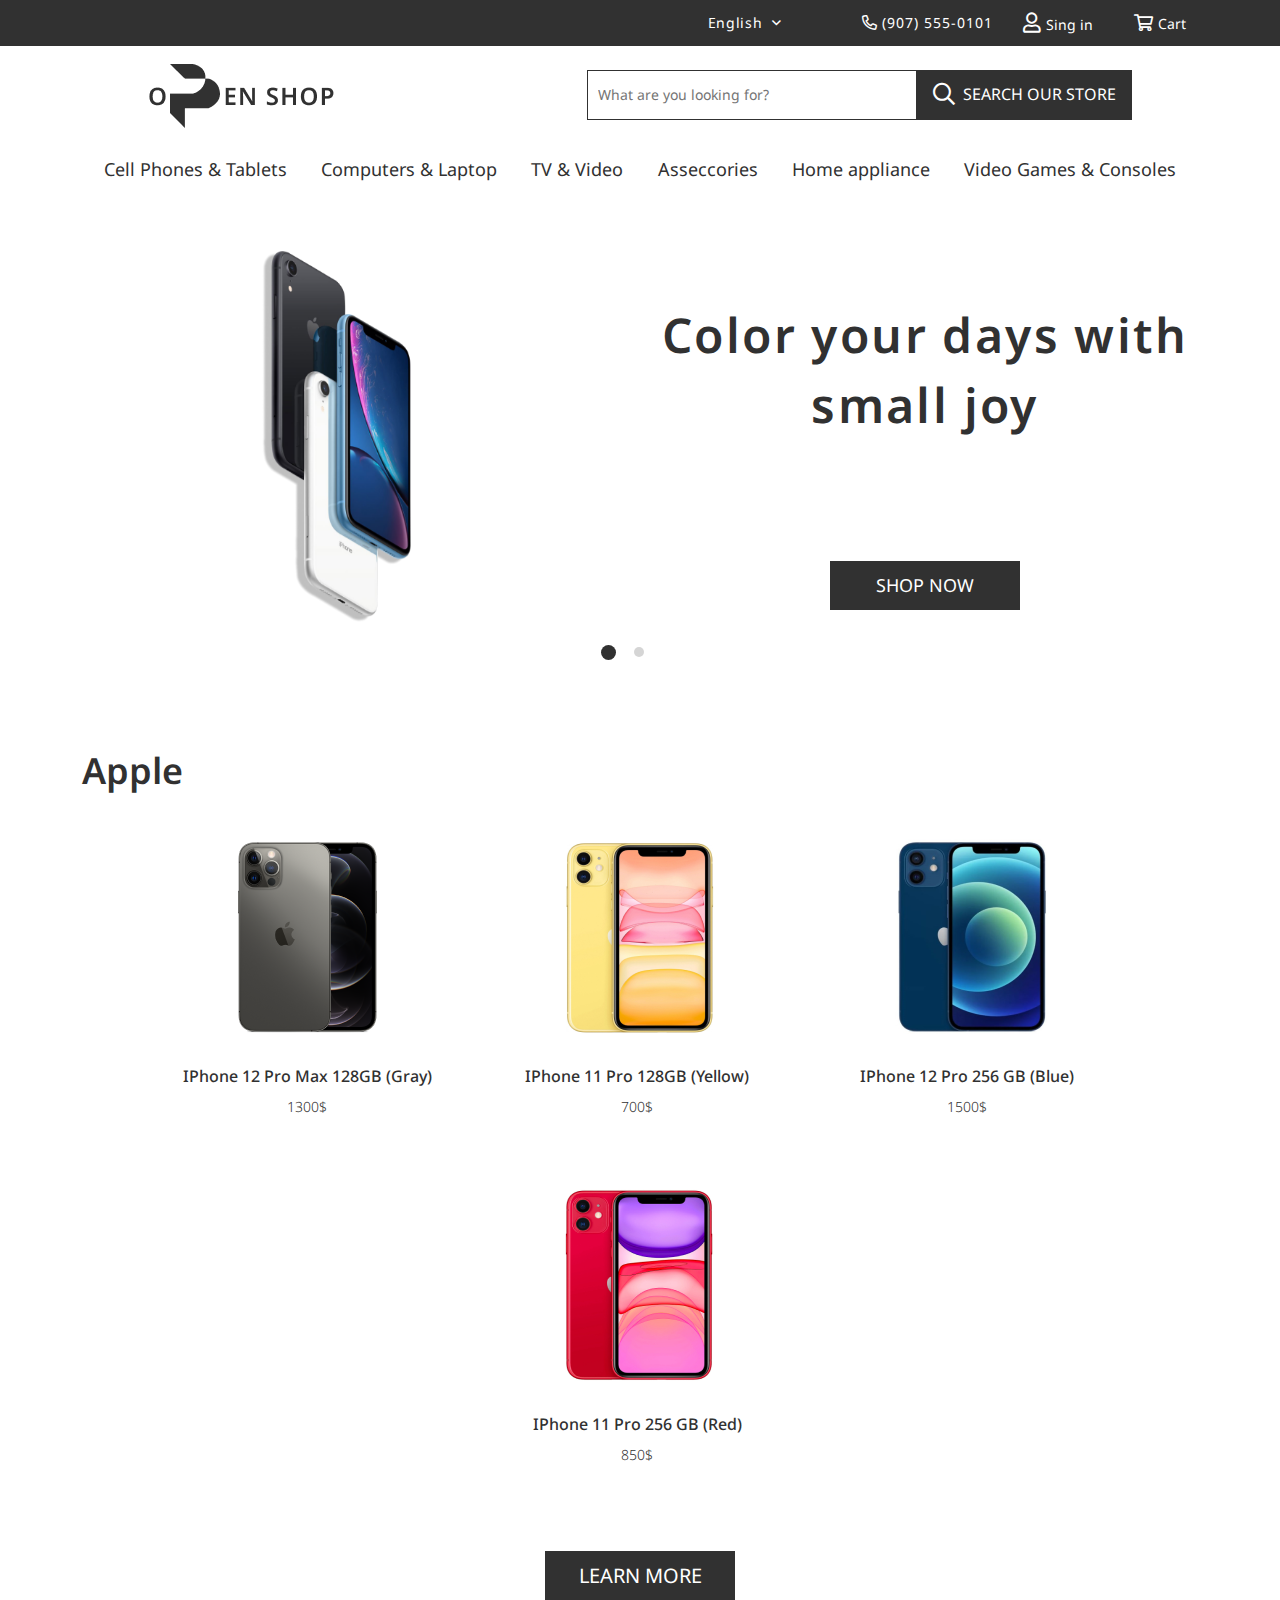
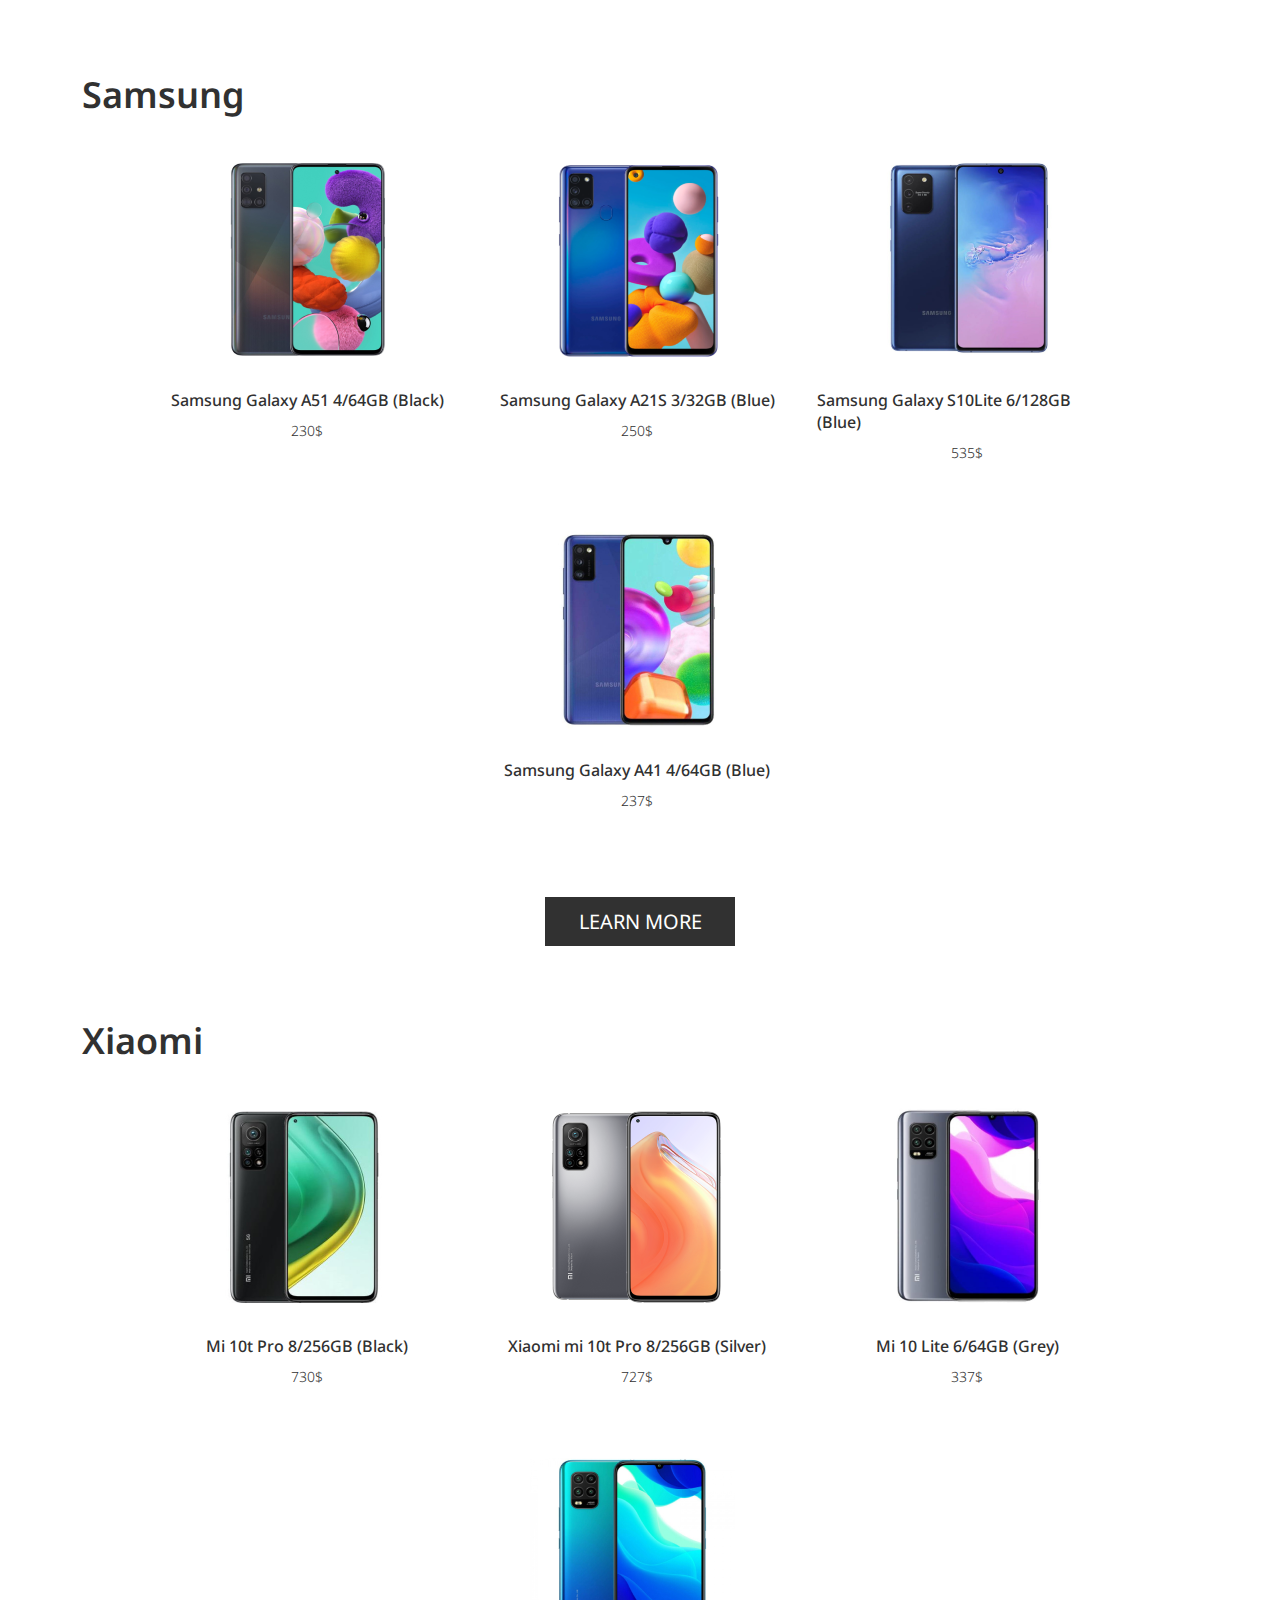
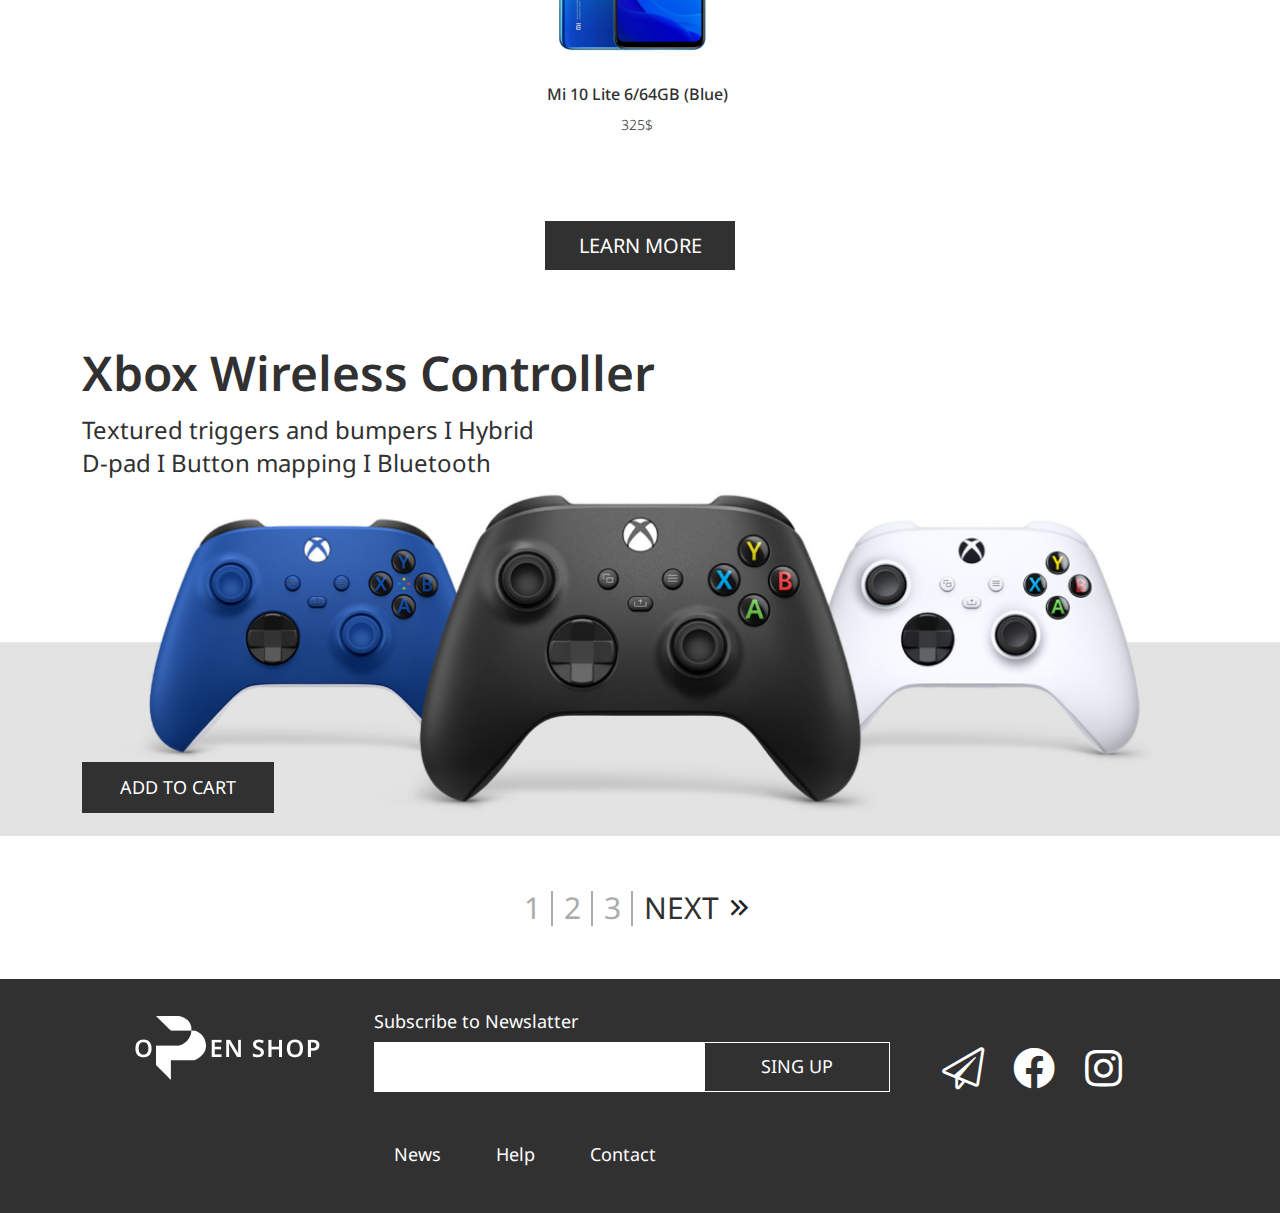
<file: page-phone.html>
<!DOCTYPE html>
<html lang="en">
<head>
    <meta charset="UTF-8">
    <meta http-equiv="X-UA-Compatible" content="IE=edge">
    <meta name="viewport" content="width=device-width, initial-scale=1.0">
    <title>OpenShop</title>
    <link rel="icon" href="images/iphone-1.png">
    <link rel="stylesheet" href="libs/bootstrap.min.css">
    <link rel="stylesheet" href="style/style.css">
    <link rel="stylesheet" href="style/media.css">
</head>
<body>
    <header class="header">
        <div class="header__poster">
            <div class="container">
                <nav class="navbar navbar-expand-lg ">
                    <div class="container-fluid ">
                      <button class="navbar-toggler" type="button" data-bs-toggle="collapse" data-bs-target="#navbarNavDropdown" aria-controls="navbarNavDropdown" aria-expanded="false" aria-label="Toggle navigation">
                        <span class="navbar-toggler-icon"></span>
                      </button>
                      <div class="collapse navbar-collapse justify-content-end " id="navbarNavDropdown">
                        <ul class="navbar-nav align-items-center">
                          <li>
                            <a href="" class="fa header__poster-phone"></a>
                            <a class="header__link-number" aria-current="page" href="#">(907) 555-0101</a>
                          </li>
                          <li>
                            <a href="" class="fa header__poster-user"></a>
                            <a class="header__poster-link" href="#">Sing in</a>
                          </li>
                          <li>
                            <a href="" class="fa header__poster-cart"></a>
                            <a class="header__poster-link" href="#">Cart</a>
                          </li>
                          <li class="dropdown order-first">
                            <a class="dropdown-toggle header__poster-down" href="#" id="navbarDropdownMenuLink" role="button" data-bs-toggle="dropdown" aria-expanded="false">
                                English
                                <span class="header__poster-angle fa"></span>
                            </a>
                            <ul class="dropdown-menu header__poster-drop" aria-labelledby="navbarDropdownMenuLink">
                              <li><a class="dropdown-item header__poster-english" href="#">English</a></li>
                              <li><hr class="dropdown-divider"></li>
                              <li><a class="dropdown-item header__poster-russian" href="#">Russian</a></li>
                            </ul>
                          </li>
                        </ul>
                      </div>
                    </div>
                  </nav>
            </div>
        </div>
        <div class="header__content">
          <div class="container">
            <nav class="navbar">
              <div class="container-fluid justify-content-around">
                <a href="index.html" class="header__logo"></a>
                <div class="header__content-form ">
                  <form class="d-flex" role="search">
                    <input class="header__search-text" type="search" placeholder="What are you looking for?" aria-label="Search">
                    <button class="header__search" type="submit">
                      <a href="" class="fa header__search-btn"></a>
                      SEARCH OUR STORE
                    </button>
                  </form>
                </div>
              </div>
            </nav>
            <div class="header__nav d-flex justify-content-evenly">
              <div class="dropdown ">
                <a class="btn header__nav-title" href="#" role="button" id="dropdownMenuLink" data-bs-toggle="dropdown" aria-expanded="false">
                  Cell Phones & Tablets
                </a>
                <ul class="dropdown-menu" aria-labelledby="dropdownMenuLink d-flex">
              <div class="header__nav-drop d-flex justify-content-center">
                <div class="header__drop-left">
                    <li><a class="header__drop-title" href="#">Cell Phones</a></li>
                    <ul class="header__drop-links">
                      <li><a href="" class="header__drop-link">Xiaomi</a></li>
                      <li><a href="" class="header__drop-link">Apple</a></li>
                      <li><a href="" class="header__drop-link">Samsung</a></li>
                      <li><a href="" class="header__drop-link">Huawei</a></li>
                      <li><a href="" class="header__drop-link">BQ</a></li>
                      <li><a href="" class="header__drop-link">Nokia</a></li>
                      <li><a href="" class="header__drop-link">Inoi</a></li>
                      <li><a href="" class="header__drop-link">Vivo</a></li>
                    </ul>
                  </div>
                  <div class="header__drop-right">
                    <li><a class="header__drop-title" href="#">Tablets</a></li>
                    <ul class="header__drop-links">
                      <li><a href="" class="header__drop-link">Xiaomi</a></li>
                      <li><a href="" class="header__drop-link">Apple</a></li>
                      <li><a href="" class="header__drop-link">Samsung</a></li>
                      <li><a href="" class="header__drop-link">Huawei</a></li>
                      <li><a href="" class="header__drop-link">BQ</a></li>
                      <li><a href="" class="header__drop-link">More...</a></li>
                    </ul>
                  </div>
                </div>
              </ul>
              </div>
              <div class="dropdown ">
                <a class="btn header__nav-title" href="#" role="button"  data-bs-toggle="dropdown" aria-expanded="false">
                  Computers & Laptop
                </a>
                <ul class="dropdown-menu" aria-labelledby="dropdownMenuLink d-flex">
              <div class="header__nav-drop d-flex justify-content-center">
                <div class="header__drop-left">
                    <li><a class="header__drop-title" href="#">Computers</a></li>
                    <ul class="header__drop-links">
                      <li><a href="" class="header__drop-link">Xiaomi</a></li>
                      <li><a href="" class="header__drop-link">Apple</a></li>
                      <li><a href="" class="header__drop-link">Samsung</a></li>
                      <li><a href="" class="header__drop-link">Huawei</a></li>
                      <li><a href="" class="header__drop-link">BQ</a></li>
                      <li><a href="" class="header__drop-link">Nokia</a></li>
                      <li><a href="" class="header__drop-link">Inoi</a></li>
                      <li><a href="" class="header__drop-link">Vivo</a></li>
                    </ul>
                  </div>
                  <div class="header__drop-right">
                    <li><a class="header__drop-title" href="#">Laptop</a></li>
                    <ul class="header__drop-links">
                      <li><a href="" class="header__drop-link">Xiaomi</a></li>
                      <li><a href="" class="header__drop-link">Apple</a></li>
                      <li><a href="" class="header__drop-link">Samsung</a></li>
                      <li><a href="" class="header__drop-link">Huawei</a></li>
                      <li><a href="" class="header__drop-link">BQ</a></li>
                      <li><a href="" class="header__drop-link">More...</a></li>
                    </ul>
                  </div>
                </div>
              </ul>
              </div>
              <div class="dropdown ">
                <a class="btn header__nav-title" href="#" role="button" data-bs-toggle="dropdown" aria-expanded="false">
                  TV & Video
                </a>
                <ul class="dropdown-menu" aria-labelledby="dropdownMenuLink d-flex">
              <div class="header__nav-drop d-flex justify-content-center">
                <div class="header__drop-left">
                    <li><a class="header__drop-title" href="#">TV</a></li>
                    <ul class="header__drop-links">
                      <li><a href="" class="header__drop-link">Xiaomi</a></li>
                      <li><a href="" class="header__drop-link">Apple</a></li>
                      <li><a href="" class="header__drop-link">Samsung</a></li>
                      <li><a href="" class="header__drop-link">Huawei</a></li>
                      <li><a href="" class="header__drop-link">BQ</a></li>
                      <li><a href="" class="header__drop-link">Nokia</a></li>
                      <li><a href="" class="header__drop-link">Inoi</a></li>
                      <li><a href="" class="header__drop-link">Vivo</a></li>
                    </ul>
                  </div>
                  <div class="header__drop-right">
                    <li><a class="header__drop-title" href="#">Video</a></li>
                    <ul class="header__drop-links">
                      <li><a href="" class="header__drop-link">Xiaomi</a></li>
                      <li><a href="" class="header__drop-link">Apple</a></li>
                      <li><a href="" class="header__drop-link">Samsung</a></li>
                      <li><a href="" class="header__drop-link">Huawei</a></li>
                      <li><a href="" class="header__drop-link">BQ</a></li>
                      <li><a href="" class="header__drop-link">More...</a></li>
                    </ul>
                  </div>
                </div>
              </ul>
              </div>
              <div class="dropdown ">
                <a class="btn header__nav-title" href="#" role="button"  data-bs-toggle="dropdown" aria-expanded="false">
                  Asseccories
                </a>
                <ul class="dropdown-menu" aria-labelledby="dropdownMenuLink d-flex">
              <div class="header__nav-drop d-flex justify-content-center">
                <div class="header__drop-left">
                    <li><a class="header__drop-title" href="#">Asseccories</a></li>
                    <ul class="header__drop-links">
                      <li><a href="" class="header__drop-link">Xiaomi</a></li>
                      <li><a href="" class="header__drop-link">Apple</a></li>
                      <li><a href="" class="header__drop-link">Samsung</a></li>
                      <li><a href="" class="header__drop-link">Huawei</a></li>
                      <li><a href="" class="header__drop-link">BQ</a></li>
                      <li><a href="" class="header__drop-link">Nokia</a></li>
                      <li><a href="" class="header__drop-link">Inoi</a></li>
                      <li><a href="" class="header__drop-link">Vivo</a></li>
                    </ul>
                  </div>
                  <div class="header__drop-right">
                    <li><a class="header__drop-title" href="#">Asseccories</a></li>
                    <ul class="header__drop-links">
                      <li><a href="" class="header__drop-link">Xiaomi</a></li>
                      <li><a href="" class="header__drop-link">Apple</a></li>
                      <li><a href="" class="header__drop-link">Samsung</a></li>
                      <li><a href="" class="header__drop-link">Huawei</a></li>
                      <li><a href="" class="header__drop-link">BQ</a></li>
                      <li><a href="" class="header__drop-link">More...</a></li>
                    </ul>
                  </div>
                </div>
              </ul>
              </div>
              <div class="dropdown ">
                <a class="btn header__nav-title" href="#" role="button"  data-bs-toggle="dropdown" aria-expanded="false">
                  Home appliance
                </a>
                <ul class="dropdown-menu" aria-labelledby="dropdownMenuLink d-flex">
              <div class="header__nav-drop d-flex justify-content-center">
                <div class="header__drop-left">
                    <li><a class="header__drop-title" href="#">Appliance</a></li>
                    <ul class="header__drop-links">
                      <li><a href="" class="header__drop-link">Xiaomi</a></li>
                      <li><a href="" class="header__drop-link">Apple</a></li>
                      <li><a href="" class="header__drop-link">Samsung</a></li>
                      <li><a href="" class="header__drop-link">Huawei</a></li>
                      <li><a href="" class="header__drop-link">BQ</a></li>
                      <li><a href="" class="header__drop-link">Nokia</a></li>
                      <li><a href="" class="header__drop-link">Inoi</a></li>
                      <li><a href="" class="header__drop-link">Vivo</a></li>
                    </ul>
                  </div>
                  <div class="header__drop-right">
                    <li><a class="header__drop-title" href="#">Home</a></li>
                    <ul class="header__drop-links">
                      <li><a href="" class="header__drop-link">Xiaomi</a></li>
                      <li><a href="" class="header__drop-link">Apple</a></li>
                      <li><a href="" class="header__drop-link">Samsung</a></li>
                      <li><a href="" class="header__drop-link">Huawei</a></li>
                      <li><a href="" class="header__drop-link">BQ</a></li>
                      <li><a href="" class="header__drop-link">More...</a></li>
                    </ul>
                  </div>
                </div>
              </ul>
              </div>
              <div class="dropdown ">
                <a class="btn header__nav-title" href="#" role="button"  data-bs-toggle="dropdown" aria-expanded="false">
                  Video Games & Consoles
                </a>
                <ul class="dropdown-menu" aria-labelledby="dropdownMenuLink d-flex">
              <div class="header__nav-drop d-flex justify-content-center">
                <div class="header__drop-left">
                    <li><a class="header__drop-title" href="#">VideoGames</a></li>
                    <ul class="header__drop-links">
                      <li><a href="" class="header__drop-link">Xiaomi</a></li>
                      <li><a href="" class="header__drop-link">Apple</a></li>
                      <li><a href="" class="header__drop-link">Samsung</a></li>
                      <li><a href="" class="header__drop-link">Huawei</a></li>
                      <li><a href="" class="header__drop-link">BQ</a></li>
                      <li><a href="" class="header__drop-link">Nokia</a></li>
                      <li><a href="" class="header__drop-link">Inoi</a></li>
                      <li><a href="" class="header__drop-link">Vivo</a></li>
                    </ul>
                  </div>
                  <div class="header__drop-right">
                    <li><a class="header__drop-title" href="#">Consoles</a></li>
                    <ul class="header__drop-links">
                      <li><a href="" class="header__drop-link">Xiaomi</a></li>
                      <li><a href="" class="header__drop-link">Apple</a></li>
                      <li><a href="" class="header__drop-link">Samsung</a></li>
                      <li><a href="" class="header__drop-link">Huawei</a></li>
                      <li><a href="" class="header__drop-link">BQ</a></li>
                      <li><a href="" class="header__drop-link">More...</a></li>
                    </ul>
                  </div>
                </div>
              </ul>
              </div>
              
            </div>
              <div class="row header__slider d-flex">
              <div class="col-lg-6 col-12">
                <div class="header__slider-left">
                  <div id="carouselExampleIndicators" class="carousel slide  " data-bs-ride="true">
                    <div class="carousel-indicators d-flex align-items-center ">
                      <button type="button" data-bs-target="#carouselExampleIndicators" data-bs-slide-to="0" class="active" aria-current="true" aria-label="Slide 1"></button>
                      <button type="button" data-bs-target="#carouselExampleIndicators" data-bs-slide-to="1" aria-label="Slide 2"></button>
                    </div>
                    <div class="carousel-inner">
                      <div class="carousel-item active">
                        <img src="images/header-img1.png" class="d-block w-100 h-100" alt="...">
                      </div>
                      <div class="carousel-item">
                        <img src="images/header-img2.png" class="d-block w-100 h-100" alt="...">
                      </div>
                    </div>
                    <button class="carousel-control-prev d-none" type="button" data-bs-target="#carouselExampleIndicators" data-bs-slide="prev">
                      <span class="carousel-control-prev-icon" aria-hidden="true"></span>
                      <span class="visually-hidden">Previous</span>
                    </button>
                    <button class="carousel-control-next d-none" type="button" data-bs-target="#carouselExampleIndicators" data-bs-slide="next">
                      <span class="carousel-control-next-icon" aria-hidden="true"></span>
                      <span class="visually-hidden">Next</span>
                    </button>
                  </div>
                </div>
              </div>
              <div class="col-lg-6 col-lg-6 d-flex flex-column align-items-center justify-content-center text-center ">
                <div class="header__slider-right position-relative">
                  <h1 class="header__slider-title">
                    Color your days with small joy
                  </h1>
                  <a href="#" class="header__slider-btn">SHOP NOW</a>
                </div>
              </div>
              </div>
            </div>
          </div>
    </header>
    <main class="main">
        <div class="main__aplle">
            <div class="container">
            <div class="main__phone-title ">
              <h3 class="main__phone-cell">Apple</h3>
            </div>
            <div class="row main__phone-cards d-flex justify-content-between">
              <div class="col-lg-3 col-12 main__phone-card position-relative">
                <div class="card-1" style="width: 300px;">
                  <div class="main__phone-img position-relative">
                    <img src="images/phone-1.png" class="card-img-top" alt="...">
                  </div>
                  <div class="card-body main__card-descr d-flex flex-column align-items-center ">
                    <h5 class="card-title main__card-title">IPhone 12 Pro Max 128GB (Gray)</h5>
                      <p class="card-text main__card-price">1300$</p>
                      <a href="iphone.html" class="main__card-btn">BUY</a>
                      <div class="main__phone-heart position-absolute">
                        <a href="#" class="fa main__card-icon"></a>
                      </div>
                    </div>
                  </div>
                </div>
                <div class="col-lg-3 col-12 main__phone-card position-relative">
                  <div class="card-1 " style="width: 300px;">
                    <div class="main__phone-img position-relative">
                      <img src="images/phone-2.png" class="card-img-top" alt="...">
                    </div>
                    <div class="card-body main__card-descr d-flex flex-column align-items-center ">
                      <h5 class="card-title main__card-title">IPhone 11 Pro 128GB (Yellow)</h5>
                      <p class="card-text main__card-price">700$</p>
                      <a href="#" class="main__card-btn">BUY</a>
                      <div class="main__phone-heart position-absolute">
                        <a href="#" class="fa main__card-icon"></a>
                      </div>
                    </div>
                  </div>
                </div>
                <div class="col-lg-3 col-12 main__phone-card position-relative">
                  <div class="card-1 " style="width: 300px;">
                    <div class="main__phone-img position-relative">
                      <img src="images/phone-3.png" class="card-img-top" alt="...">
                    </div>
                    <div class="card-body main__card-descr d-flex flex-column align-items-center ">
                      <h5 class="card-title main__card-title">IPhone 12 Pro 256 GB (Blue)</h5>
                      <p class="card-text main__card-price">1500$</p>
                      <a href="#" class="main__card-btn">BUY</a>
                      <div class="main__phone-heart position-absolute">
                        <a href="#" class="fa main__card-icon"></a>
                      </div>
                    </div>
                  </div>
                </div>
                <div class="col-lg-3 col-12 main__phone-card position-relative">
                  <div class="card-1" style="width: 300px;">
                    <div class="main__phone-img">
                      <img src="images/phone-4.png" class="card-img-top" alt="...">
                    </div>
                    <div class="card-body main__card-descr d-flex flex-column align-items-center ">
                      <h5 class="card-title main__card-title">IPhone 11 Pro 256 GB (Red)</h5>
                      <p class="card-text main__card-price">850$</p>
                      <a href="#" class="main__card-btn">BUY</a>
                      <div class="main__phone-heart position-absolute">
                        <a href="#" class="fa main__card-icon"></a>
                      </div>
                    </div>
                  </div>
                </div>
              </div>
              <div class="main__button">
                <a href="page-phone.html" class="main__learn-more">LEARN MORE</a>
              </div>
            </div> 
          </div> 
        <div class="main__samsung">
            <div class="container">
            <div class="main__phone-title ">
              <h3 class="main__phone-cell">Samsung</h3>
            </div>
            <div class="row main__phone-cards d-flex justify-content-between">
              <div class="col-lg-3 col-12 main__phone-card position-relative">
                <div class="card-1" style="width: 300px;">
                  <div class="main__phone-img position-relative">
                    <img src="images/samsung-1.png" class="card-img-top" alt="...">
                  </div>
                  <div class="card-body main__card-descr d-flex flex-column align-items-center ">
                    <h5 class="card-title main__card-title">Samsung Galaxy A51 4/64GB (Black)</h5>
                      <p class="card-text main__card-price">230$</p>
                      <a href="#" class="main__card-btn">BUY</a>
                      <div class="main__phone-heart position-absolute">
                        <a href="#" class="fa main__card-icon"></a>
                      </div>
                    </div>
                  </div>
                </div>
                <div class="col-lg-3 col-12 main__phone-card position-relative">
                  <div class="card-1 " style="width: 300px;">
                    <div class="main__phone-img position-relative">
                      <img src="images/samsung-2.png" class="card-img-top" alt="...">
                    </div>
                    <div class="card-body main__card-descr d-flex flex-column align-items-center ">
                      <h5 class="card-title main__card-title">Samsung Galaxy A21S 3/32GB (Blue)</h5>
                      <p class="card-text main__card-price">250$</p>
                      <a href="#" class="main__card-btn">BUY</a>
                      <div class="main__phone-heart position-absolute">
                        <a href="#" class="fa main__card-icon"></a>
                      </div>
                    </div>
                  </div>
                </div>
                <div class="col-lg-3 col-12 main__phone-card position-relative">
                  <div class="card-1 " style="width: 300px;">
                    <div class="main__phone-img position-relative">
                      <img src="images/samsung-3.png" class="card-img-top" alt="...">
                    </div>
                    <div class="card-body main__card-descr d-flex flex-column align-items-center ">
                      <h5 class="card-title main__card-title">Samsung Galaxy S10Lite 6/128GB (Blue)</h5>
                      <p class="card-text main__card-price">535$</p>
                      <a href="#" class="main__card-btn">BUY</a>
                      <div class="main__phone-heart position-absolute">
                        <a href="#" class="fa main__card-icon"></a>
                      </div>
                    </div>
                  </div>
                </div>
                <div class="col-lg-3 col-12 main__phone-card position-relative">
                  <div class="card-1" style="width: 300px;">
                    <div class="main__phone-img">
                      <img src="images/samsung-4.png" class="card-img-top" alt="...">
                    </div>
                    <div class="card-body main__card-descr d-flex flex-column align-items-center ">
                      <h5 class="card-title main__card-title">Samsung Galaxy A41 4/64GB (Blue)</h5>
                      <p class="card-text main__card-price">237$</p>
                      <a href="#" class="main__card-btn">BUY</a>
                      <div class="main__phone-heart position-absolute">
                        <a href="#" class="fa main__card-icon"></a>
                      </div>
                    </div>
                  </div>
                </div>
              </div>
              <div class="main__button">
                <a href="page-phone.html" class="main__learn-more">LEARN MORE</a>
              </div>
            </div> 
          </div> 
        <div class="main__xiaomi">
            <div class="container">
            <div class="main__phone-title ">
              <h3 class="main__phone-cell">Xiaomi</h3>
            </div>
            <div class="row main__phone-cards d-flex justify-content-between">
              <div class="col-lg-3 col-12 main__phone-card position-relative">
                <div class="card-1" style="width: 300px;">
                  <div class="main__phone-img position-relative">
                    <img src="images/xiaomi-1.png" class="card-img-top" alt="...">
                  </div>
                  <div class="card-body main__card-descr d-flex flex-column align-items-center ">
                    <h5 class="card-title main__card-title">Mi 10t Pro 8/256GB (Black)</h5>
                      <p class="card-text main__card-price">730$</p>
                      <a href="#" class="main__card-btn">BUY</a>
                      <div class="main__phone-heart position-absolute">
                        <a href="#" class="fa main__card-icon"></a>
                      </div>
                    </div>
                  </div>
                </div>
                <div class="col-lg-3 col-12 main__phone-card position-relative">
                  <div class="card-1 " style="width: 300px;">
                    <div class="main__phone-img position-relative">
                      <img src="images/xiaomi-2.png" class="card-img-top" alt="...">
                    </div>
                    <div class="card-body main__card-descr d-flex flex-column align-items-center ">
                      <h5 class="card-title main__card-title">Xiaomi mi 10t Pro 8/256GB (Silver)</h5>
                      <p class="card-text main__card-price">727$</p>
                      <a href="#" class="main__card-btn">BUY</a>
                      <div class="main__phone-heart position-absolute">
                        <a href="#" class="fa main__card-icon"></a>
                      </div>
                    </div>
                  </div>
                </div>
                <div class="col-lg-3 col-12 main__phone-card position-relative">
                  <div class="card-1 " style="width: 300px;">
                    <div class="main__phone-img position-relative">
                      <img src="images/xiaomi-3.png" class="card-img-top" alt="...">
                    </div>
                    <div class="card-body main__card-descr d-flex flex-column align-items-center ">
                      <h5 class="card-title main__card-title">Mi 10 Lite 6/64GB (Grey)</h5>
                      <p class="card-text main__card-price">337$</p>
                      <a href="#" class="main__card-btn">BUY</a>
                      <div class="main__phone-heart position-absolute">
                        <a href="#" class="fa main__card-icon"></a>
                      </div>
                    </div>
                  </div>
                </div>
                <div class="col-lg-3 col-12 main__phone-card position-relative">
                  <div class="card-1" style="width: 300px;">
                    <div class="main__phone-img">
                      <img src="images/xiaomi-4.png" class="card-img-top" alt="...">
                    </div>
                    <div class="card-body main__card-descr d-flex flex-column align-items-center ">
                      <h5 class="card-title main__card-title">Mi 10 Lite 6/64GB (Blue)</h5>
                      <p class="card-text main__card-price">325$</p>
                      <a href="#" class="main__card-btn">BUY</a>
                      <div class="main__phone-heart position-absolute">
                        <a href="#" class="fa main__card-icon"></a>
                      </div>
                    </div>
                  </div>
                </div>
              </div>
              <div class="main__button">
                <a href="page-phone.html" class="main__learn-more">LEARN MORE</a>
              </div>
            </div> 
        </div>
        <div class="main__xbox position-relative">
            <img src="images/xbox.png" alt="" class="main__xbox-img d-block">
            <div class="main__xbox-line position-absolute w-100">
                <img src="images/Rectangle 23.png" alt="" class="main__line-img d-block w-100 h-100">
            </div>
            <div class="container">
                <div class="main__xbox-content position-absolute">
                    <h3 class="main__xbox-title">Xbox Wireless Controller</h3>
                    <p class="main__xbox-decr">Textured triggers and bumpers I Hybrid</p>
                    <p class="main__xbox-decr">D-pad I Button mapping I Bluetooth</p>
                    <a href="" class="main__xbox-btn d-inline-block">ADD TO CART</a>
                </div>
            </div>
        </div>
        <div class="main__next-buttons d-flex justify-content-center">
            <div class="btn-group me-2 " role="group" aria-label="First group">
                <button type="button" class="btn main__next-btn">1</button>
                <button type="button" class="btn main__next-btn">2</button>
                <button type="button" class="btn main__next-btn">3</button>
                <button type="button" class="btn main__next-text">NEXT</button>
                <button type="button" class="btn main__next-icon fa"></button>
              </div>
        </div>
    </main>
    <footer class="footer">
        <div class="container">
          <div class="footer__nav d-flex justify-content-evenly align-items-center flex-wrap">
             <a href="#"><img src="images/footer-logo.png" alt="" class="footer__nav-img"></a>
             <div class="footer__nav-form">
              <h3 class="footer__form-title">Subscribe to Newslatter</h3>
              <form class="d-flex" role="search">
                <input class="footer__nav-login" type="search" placeholder="" aria-label="Search">
                <button class="header__nav-btn" type="submit">
                  SING UP
                </button>
              </form>
              <div class="footer__form-links">
                <a href="#" class="footer__form-link">News</a>
                <a href="#" class="footer__form-link">Help</a>
                <a href="#" class="footer__form-link">Contact</a>
              </div>
             </div>
             <div class="footer__nav-icons ">
              <a href="" class="fa footer__icons-tg"></a>
              <a href="" class="fa footer__icons-facebook"></a>
              <a href="" class="fa footer__icons-instagram"></a>
             </div>
          </div>
        </div>
      </footer>


      <script src="libs/bootstrap.min.js"></script>
      <script src="libs/bootstrap.bundle.js"></script>
</body>
</html>
</file>
<file: style/style.css>
@import 'fonts.css';
* {
    margin: 0;
    padding: 0;
    box-sizing: border-box;
    text-decoration: none !important;
    list-style: none;
}
:root {
    --black: #313131;
    --white: #FFFFFF;
    --nato_light: 'Notosans-light';
    --nato_meduim: 'Notosans-medium';
    --nato_regular: 'Notosans-regular';
    --nato_semiBold: 'Notosans-semibold';
}
body {
    background: var(--white);
}
/* HEADER START */
.dropdown-toggle::after {
    display: none;
}
.header__poster-angle::after {
    content: '\f107';
}
.header__poster-angle {
    margin-left: 5px;
}
.header__poster {
    background: var(--black);
}
.header__poster-phone::before {
    content: '\f879';
}
.header__poster-user::before {
    content: '\f007';
}
.header__poster-cart::before {
    content: '\f07a';
}
.header__poster-down, .header__poster-down:hover  {
    color: var(--white);
    letter-spacing: 0.05em;
    font-size: 14px;
    line-height: 20px;
    font-family: var(--nato_regular);
    margin-right: 80px;
}
.header__poster-phone, .header__poster-phone:hover {
    color: var(--white);
    font-size: 15px;
}
.header__link-number, .header__link-number:hover {
    color: var(--white);
    letter-spacing: 0.07em;
    font-size: 14px;
    line-height: 20px;
    font-family: var(--nato_regular);
    margin-right: 30px;
}
.header__poster-user, .header__poster-user:hover {
    color: var(--white);
    font-size: 20px;
    
}
.header__poster-link, .header__poster-link:hover {
    color: var(--white);
    font-size: 14px;
    line-height: 19px;
    font-family: var(--nato_regular);
}
.header__poster-cart, .header__poster-cart:hover {
    color: var(--white);
    font-size: 17px;
    margin-left: 41px;
}
.header__poster-english {
    color: #ABABAB;
    letter-spacing: 0.05em;
    line-height: 20px;
    font-size: 14px;
    font-family: var(--nato_regular);
    padding: 5px 14px;
    text-align: center;
}
.header__poster-english:hover {
    color: var(--black);
}
.header__poster-russian {
    color: #ABABAB;
    letter-spacing: 0.05em;
    line-height: 20px;
    font-size: 14px;
    font-family: var(--nato_regular);
    padding: 5px 14px;
    text-align: center;
}
.header__poster-russian:hover {
    color: var(--black);
}
.header__poster-drop {
    padding: 0px;
    min-width: 80px;
}
.dropdown-divider {
    margin: 0;
}
.dropdown-menu {
    --bs-dropdown-min-width: 6rem;
}
.header__logo::before {
    content: url('../images/header-logo.png');
}
.header__logo {
    margin-right: 143px;
    margin-top: 10px;
}
.header__search-text {
    min-width: 330px;
    width: 100%;
    height: 50px;
    padding: 16px 10px;
    font-size: 14px;
    line-height: 19px;
    font-family: var(--nato_regular);
    outline: none;
    border: 1px solid #313131;
}
.header__search-btn::before {
    content: '\f002';
}
.header__search-btn, .header__search-btn:hover {
    color: var(--white);
    font-size: 22px;
    line-height: 19px;
    background: var(--black);
    margin-right: 8px;
}
.header__search {
    color: var(--white);
    font-size: 16px;
    line-height: 19px;
    background: var(--black);
    display: flex;
    align-items: center;
    font-family: var(--nato_regular);
    padding: 16px;
    text-align: center;
    height: 50px;
    max-width: 315px;
    width: 100%;
    border: none;
}
.header__nav-title, .header__nav-title:hover  { 
    color: var(--black);
    font-size: 18px;
    line-height: 20px;
    font-family: var(--nato_regular);
    margin-top: 10px;
    border: none;
}
.header__slider {
    margin-top: 50px;
}
.carousel-indicators [data-bs-target] {
    background: #ABABAB;
    border-radius: 50%;
    border: none;
    height: 10px;
    width: 10px;
    margin-right: 15px;
}
.carousel-indicators {
    right: -100%;
}
.carousel-indicators .active {
    background: var(--black);
    width: 15px;
    height: 15px;
    margin-right: 15px;
}
.header__slider-title {
    color: var(--black);
    letter-spacing: 0.05em;
    line-height: 70px;
    font-size: 48px;
    font-family: var(--nato_semiBold)
}
.header__slider-btn, .header__slider-btn:hover{
    display: block;
    color: var(--white);
    font-size: 18px;
    line-height: 25px;
    font-family: var(--nato_regular);
    background: var(--black);
    padding: 12px 46px;
    max-width: 190px;
    width: 100%;
    margin: 0 auto;
    margin-top: 121px;
}
.dropdown-menu {
    border-radius: unset;
    box-shadow: 0px 0px 2px rgba(0, 0, 0, 0.3); 
}
.header__drop-title, .header__drop-title:hover{
    color: var(--black);
    letter-spacing: 0.05em;
    font-size: 16px;
    line-height: 20px;
    font-family: var(--nato_regular);
    max-width: 100px;
    width: 100%;
}
.header__drop-left:hover .header__drop-title {
    text-decoration-line: underline !important;
}
.header__drop-right:hover .header__drop-title {
    text-decoration-line: underline !important;
}
.header__drop-links {
    padding: 0px;
} 
.header__drop-link, .header__drop-link:hover {
    color: var(--black);
    letter-spacing: 0.05em;
    font-size: 14px;
    line-height: 14px;
    font-family: var(--nato_light);
}
.header__drop-left {
    margin-right: 70px;
    margin-left: 20px;
}
.header__drop-right {
    margin-right: 45px; 
}
.header__drop-left {
    width: 100px;
    position: relative;
}
.header__nav-drop {
    margin-top: 18px;
}
.header__nav-drop::after {
    content: '';
    display: block;
    height: 3px;
    width: 260px;
    top: 0;
    position: absolute;
    background: var(--black);
}

/* HEADER END */

/* MAIN START */

.main__content {
    margin-top: 100px;
}
.main__img-descr {
    top: 0;
    height: 100%;
}
.main__img-discount {
    color: var(--white);
    letter-spacing: 0.05em;
    font-size: 20px;
    line-height: 30px;
    font-family: var(--nato_regular);
    background: var(--black);
    border-radius: 50%;
    max-width: 70px;
    width: 100%;
    text-align: center;
    padding: 20px 12px;
}
.main__img-title {
    color: var(--black);
    letter-spacing: 0.05em;
    font-size: 24px;
    line-height: 25px;
    font-family: var(--nato_meduim);
    margin: 0;
    width: 100%;
    margin: 0;
}
.main__img-price {
    color: var(--black);
    font-size: 24px;
    line-height: 25px;
    letter-spacing: 0.05em;
    font-family: var(--nato_light);
    margin: 0;
    margin-top: 5px;
}
.main__content-img {
    display: block;
    background: whitesmoke;
    width: 100%;
}
.main__content-cards {
    grid-template-columns: repeat(4, 1fr);
    grid-template-rows: repeat(2, 1fr);
    gap: 30px;
}
.main__button {
    margin-top: 30px;
    margin-bottom: 70px;
}
.main__content-card:nth-of-type(1) {
    grid-column: span 2;
    grid-row: span 2;
}
.main__content-card:nth-of-type(2) {
    grid-column: span 2;
    
}
.col {
    padding: 0;
    margin: 0;
}
.main__learn-more, .main__learn-more:hover {
    display: block;
    color: var(--white);
    font-size: 20px;
    line-height: 25px;
    font-family: var(--nato_regular);
    background: var(--black);
    padding: 12px 20px;
    max-width: 190px;
    width: 100%;
    text-align: center;
    margin: 0 auto;
   
}
.main__phone-cell {
    color: var(--black);
    font-size: 36px;
    line-height: 49px;
    font-family: var(--nato_semiBold);
    margin-bottom: 30px;
    margin-top: 70px;
}
.main__phone-card {
    max-width: 300px;
    width: 100%;
    transition: .5s;
    background: var(--white);
}
.main__phone-card:hover .main__card-btn{
    opacity: 1;
}
.main__phone-card:hover{
    box-shadow: 0px 0px 2px rgba(0, 0, 0, 0.5);
}
.main__phone-card:hover .main__phone-heart {
    display: block;
}
.main__card-descr {
    margin-top: -60px;
}
.main__card-title {
    color: var(--black);
    font-size: 16px;
    line-height: 22px;
    font-family: var(--nato_meduim);
}
.main__card-price {
    color: var(--black);
    font-size: 14px;
    line-height: 19px;
    font-family: var(--nato_light);
    margin-top: 10px;
    margin-bottom: 10px;
}
.main__card-btn, .main__card-btn:hover{
    display: inline-block;
    color: var(--white);
    font-size: 14px;
    line-height: 19px;
    font-family: var(--nato_regular);
    background: var(--black);
    padding: 5px 36px;
    border: none;
    margin-bottom: 18px;
    transition: .5s;
    opacity: 0;
    
}
.main__card-icon::before {
    content: '\f004';
}
.main__card-icon {
    font-size: 17px;
    color: var(--black);
    top: 17%;
    left: 17%;
    transition: .5s;
}
.main__card-icon:hover {
    color: red;
}
.main__phone-heart {
    top: 17px;
    right: 17px;
    display: none;
    transition: .5s;
}
.main__laptop-computers {
    color: var(--black);
    font-size: 36px;
    line-height: 49px;
    font-family: var(--nato_semiBold);
}
.main__laptop-card {
    max-width: 300px;
    width: 100%;
    transition: .5s;
    background: var(--white);
}
.main__laptop-card:hover .main__card-btn{
    opacity: 1;
}
.main__laptop-card:hover{
    box-shadow: 0px 0px 2px rgba(0, 0, 0, 0.5);
}
.main__laptop-card:hover .main__laptop-heart {
    display: block;
}
.main__laptop-heart {
    top: 17px;
    right: 17px;
    display: none;
    transition: .5s;
}
.main__laptop-title {
    z-index: 1;
}
.main__laptop-cards {
    margin: 30px 0;
}
.main__laptop-title {
    color: var(--black);
    font-size: 16px;
    line-height: 22px;
    font-family: var(--nato_meduim);
    text-align: center;
}
.main__card-price {
    z-index: 1;
}
.main__playstation-content {
    top: 0;
}
.main__playstation-info {
    margin-top: 94px;
    margin-left: 20px;
}
.main__playstation-title {
    color: var(--black);
    font-size: 48px;
    line-height: 65px;
    font-family: var(--nato_semiBold);
    margin: 20px 0 70px 20px;
}
.main__playstation-link, .main__playstation-link:hover {
    background: var(--black);
    padding: 13px 40px;
    color: var(--white);
    font-size: 18px;
    line-height: 25px;
    font-family: var(--nato_regular);
    margin-left: 20px;
}
.main__seller-info {
    color: var(--black);
    font-size: 36px;
    line-height: 49px;
    font-family: var(--nato_semiBold);
}
.main__seller-card {
    max-width: 300px;
    width: 100%;
    transition: .5s;
    background: var(--white);
}
.main__seller-card:hover .main__card-btn{
    opacity: 1;
}
.main__seller-card:hover{
    box-shadow: 0px 0px 2px rgba(0, 0, 0, 0.5);
}
.main__seller-card:hover .main__seller-heart {
    display: block;
}
.main__seller-heart {
    top: 17px;
    right: 17px;
    display: none;
    transition: .5s;
}
.main__seller-title {
    z-index: 1;
}
.main__seller-cards {
    margin: 30px 0;
}
.main__seller-title {
    color: var(--black);
    font-size: 16px;
    line-height: 22px;
    font-family: var(--nato_meduim);
    text-align: center;
}
.main__card-price {
    z-index: 1;
}
.main__seller-image {
    margin-bottom: 20px;
}
/* MAIN END */

/* FOOTER START */

.footer {
    padding-top: 30px;
    padding-bottom: 45px;
    background: var(--black);
}
.footer__form-title {
    color: var(--white);
    font-size: 18px;
    line-height: 25px;
    font-family: var(--nato_regular);
}
.footer__nav-login {
    min-width: 330px;
    width: 100%;
    height: 50px;
    outline: none;
    border: 1px solid #FFFFFF;
    background: var(--white);
    margin-bottom: 50px;
}
.header__nav-btn {
    color: var(--white);
    background: #313131;
    border: 1px solid #FFFFFF;
    font-size: 18px;
    line-height: 25px;
    font-family: var(--nato_regular);
    padding: 11px 56px;
    max-width: 190px;
    width: 100%;
    margin-bottom: 50px;
}
.footer__icons-tg::before {
    content: '\f1d8';
    font-weight: 100;
}
.footer__icons-tg, .footer__icons-tg:hover {
    color: var(--white);
    font-size: 42px;
    margin-right: 24px;
}
.footer__icons-facebook::before {
    content: '\f09a';
}
.footer__icons-facebook, .footer__icons-facebook:hover {
    color: var(--white);
    font-size: 42px;
    margin-right: 24px;
}
.footer__icons-instagram::before {
    content: '\f16d';
}
.footer__icons-instagram, .footer__icons-instagram:hover {
    color: var(--white);
    font-size: 42px;
    margin-right: 24px;
}
.footer__nav-icons {
    margin-bottom: 40px;
}
.footer__nav-img {
    display: block;
    margin-bottom: 80px;
}
.footer__form-link, .footer__form-link:hover {
    color: var(--white);
    font-size: 18px;
    line-height: 25px;
    font-family: var(--nato_regular);
    margin-right: 30px;
    margin-left: 20px;
}

/* FOOTER END */

/* PAGE 2 */
/* MAIN XBOX */

.main__xbox-title {
    color: var(--black);
    font-size: 48px;
    line-height: 65px;
    font-family: var(--nato_semiBold);
}
.main__xbox-decr {
    color: var(--black);
    font-size: 24px;
    line-height: 33px;
    font-family: var(--nato_regular);
    margin: 0;
}
.main__xbox-btn, .main__xbox-btn:hover {
    color: var(--white);
    font-size: 18px;
    line-height: 25px;
    font-family: var(--nato_regular);
    background: var(--black);
    padding: 13px 38px;
    margin-top: 283px;
}
.main__xbox-content {
    top: 0;
}
.main__xbox-img {
    display: block;
    margin: 0 auto;
}
.main__xbox-line {
    height: 195px;
    bottom: 0px;
    z-index: -1;
}
.main__next-buttons {
    margin-top: 45px;
    margin-bottom: 45px;
}
.btn {
    border: none;
}
.main__next-btn {
    color: #ABABAB;
    font-size: 30px;
    line-height: 41px;
    font-family: var(--nato_regular);
}
.main__next-btn::after {
    content: '';
    position: absolute;
    display: block;
    width: 2px;
    height: 35px;
    background: #ABABAB;
    right: 0;
    top: 10px;
}
.main__next-btn:hover {
    color: #000000;
}
.main__next-text {
    color: var(--black);
    font-size: 30px;
    line-height: 41px;
    font-family: var(--nato_regular);
    padding-right: 0;
}
.main__next-icon::after {
    content: '\f101';
}
.main__next-icon {
    font-size: 25px;
}
/* MAIN XBOX */

/* PAGE 3 */
/* MAIN-START */

.main__tabs-link.active {
    filter: drop-shadow(-10px 5px 3px rgba(0, 0, 0, 0.25));
    opacity: 1;
    border: #ABABAB 1px;
}
.main__tabs-link {
    opacity: 0.5;
}
.main__right-img {
    max-width: 410px;
    
}
.main__left-img {
    max-width: 80px;
    max-height: 100px;
}
.main__tabs {
    margin-top: 95px;
}
.main__tabs-item {
    margin-bottom: 30px;
}
.main__right-tab {
    margin-top: 70px;
}
.main__right-title {
    color: #000000;
    letter-spacing: 0.05em;
    font-size: 27px;
    line-height: 70px;
    font-family: var(--nato_semiBold);
}
.main__right-prise {
    color: #000000;
    letter-spacing: 0.05em;
    font-size: 24px;
    line-height: 70px;
    font-family: var(--nato_meduim);
}
.main__right-quality {
    color: #000000;
    letter-spacing: 0.05em;
    font-size: 24px;
    line-height: 30px;
    font-family: var(--nato_meduim);
}
.main__list-item {
    color: #000000;
    letter-spacing: 0.05em;
    font-size: 14px;
    line-height: 25px;
    font-family: var(--nato_regular);
    list-style: disc;
}
.main__right-buttons {
    margin-top: 30px;
}
.main__buttons-icon::before {
    content: '\f07a';
}
.main__buttons-icon, .main__buttons-icon:hover {
    font-size: 17px;
    color: var(--white);
}
.main__buttons-cart, .main__buttons-cart:hover  {
    font-size: 20px;
    line-height: 70px;
    letter-spacing: 0.05em;
    color: var(--white);
    font-family: var(--nato_regular);
    background: var(--black);
    padding: 13px 54px;
    margin-right: 30px;
}
.main__vr {
    margin-top: 60px;
    margin-bottom: 70px;
}
.main__vr-content {
    right: 0;
}
.main__vr-title {
    color: var(--black);
    font-size: 48px;
    line-height: 65px;
    font-family: var(--nato_semiBold);
}
.main__vr-description {
    color: var(--black);
    font-size: 24px;
    line-height: 33px;
    font-family: var(--nato_regular);
    max-width: 454px;
    width: 100%;
    margin-left: 30px;
    margin-top: 39px;
}
.main__vr-link, .main__vr-link:hover {
    display: inline-block;
    color: var(--white);
    font-size: 18px;
    line-height: 25px;
    font-family: var(--nato_regular);
    padding: 13px 39px;
    background: var(--black);
    margin-top: 116px;
    margin-left: 100px;
}
/* MAIN-END */
</file>
<file: style/media.css>
@media(max-width: 1400px) {
    .main__content-cards {
        grid-template-columns: repeat(2, 1fr);
    }
    .main__phone-cards {
        justify-content: center !important;
    }
    .main__phone-card {
        margin-right: 30px;
    }
    .main__laptop-cards {
        justify-content: center !important;
    }
    .main__laptop-card {
        margin-right: 30px;
    }
    .main__seller-cards {
        justify-content: center !important;
    }
    .main__seller-card {
        margin-right: 30px;
    }
    .main__buttons-cart {
        padding: 13px 50px;
    }
    .main__right-title {
        font-size: 25px;
        line-height: 40px;
    }
}
@media(max-width: 1290px) {
    .main__xbox-img {
        width: 100%;
    }
}
@media(max-width: 1220px) {
    .main__xbox-btn {
        margin-top: 250px;
    }
}
@media(max-width: 1200px) {
    .main__playstation-title {
        font-size: 38px;
        line-height: 45px;
    }
    .main__seller { 
        margin-top: 50px;
    }
    .main__buttons-cart {
        padding: 13px 30px;
        margin-right: 6px;
    }
    .main__vr-title {
        font-size: 40px;
        line-height: 40px;
    }
    .header__logo {
        margin-top: 15px;
        margin-bottom: 15px;
    }
}
@media(max-width: 1135px) {
    .main__xbox-btn {
        margin-top: 225px;
    }
}
@media(max-width: 1080px) {
    .main__xbox-btn {
        margin-top: 200px;
    }
}
@media(max-width: 1005px) {
    .main__xbox-btn {
        margin-top: 175px;
    }
    .main__xbox-title {
        font-size: 42px;
        line-height: 50px;
    }
    .main__xbox-decr {
        font-size: 20px;
    }
}
@media(max-width: 991px) {
    .carousel-indicators {
        right: 0;
    }
    .navbar-nav {
        display: flex;
        flex-direction: row;
        justify-content: center;
    }
    .navbar-nav .dropdown-menu {
        position: absolute;
    }
    .header__poster-english {
        color: var(--white);
        background: var(--black);
        border: none;
    }
    .header__poster-russian {
        color: var(--white);
        background: var(--black);
        border: none;
    }
    .main__playstation-info {
        margin-top: 30px
    }
    .main__playstation-title {
        font-size: 30px;
        line-height: 35px;
    }
    .footer__nav-img {
        margin-bottom: 15px;
    }
    .footer__nav-icons {
        margin-bottom: 0;
        margin-top: 15px;
    }
    .header__logo {
        margin-right: 0;
        margin-top: 10px;
    }
    .main__img-discount {
        line-height: 30px;
        border-radius: 50%;
        padding: 20px 12px;
    }
    .main__tabs {
        flex-direction: row !important;
        justify-content: space-around;
    }
    .main__left-img {
        max-width: 120px !important;
        max-height: 150px !important;
    }
    .main__vr-title {
        font-size: 35px;
        line-height: 35px;
    }
    .main__vr-description {
        font-size: 20px;
        line-height: 28px;
        max-width: 270px;
        width: 100%;
        margin-left: 40px;
    }
    .main__vr-link {
        margin-top: 35px;
    }
}
@media(max-width: 904px) {
    .main__xbox-btn {
        margin-top: 150px;
    }
}
@media(max-width: 835px) {
    .main__xbox-btn {
        margin-top: 125px;
    }
    .main__xbox-title {
        font-size: 38px;
        line-height: 40px;
    }
}
@media(max-width: 768px) {
    .header__slider-title {
        line-height: 60px;
        font-size: 40px;
    }
    .header__nav {
        flex-wrap: wrap;
    }
    .main__img-discount {
        font-size: 18px;
        margin: 0;
    }
    .main__content-cards {
        display: flex !important;
        flex-direction: column;
    }
    .main__playstation-info {
        margin: 0;
        max-width: 230px;
        width: 100%;
    }
    .main__playstation-title {
        width: 230px;
        margin-bottom: 15px;
        font-size: 25px;
        line-height: 30px;
    }
    .main__playstation-link {
        display: block;
        max-width: 175px;
        width: 100%;
        padding: 13px 30px;
    }
    .main__phone-cell {
        text-align: center;
    }
    .main__laptop-computers {
        text-align: center;
    }
    .main__seller-info {
        text-align: center;
    }
    .main__content-cards {
        margin-right: 0 !important;
        margin-left: 0 !important;
    }
    .header__nav  {
        justify-content: center !important;
    }
    .main__right-buttons {
        display: flex;
        justify-content: center;
    }
    .main__buttons-cart {
        padding: 13px 60px;
        margin-right: 20px;
        line-height: 30px;
    }
    .main__vr-content {
        right: -83px;
    }
    .main__vr-link {
        margin-top: 10px;
    }
    .main__vr-title {
        font-size: 30px;
        line-height: 30px;
    }
}
@media(max-width: 752px) {
    .main__xbox-btn {
        margin-top: 100px;
        font-size: 16px;
        line-height: 20px;
        padding: 13px 30px;
    }
}
@media(max-width: 672px) {
    .main__xbox-btn {
        margin-top: 75px;
    }
    .main__xbox-title {
        font-size: 33px;
        line-height: 35px;
    }
    .main__xbox-decr {
        font-size: 16px;
        line-height: 20px;
    }
    .main__line-img {
        opacity: 0;
    }
    .main__vr-content {
        right: -47px;
    }
}
@media(max-width: 600px) {
    .main__vr-description {
        font-size: 18px;
        line-height: 20px;
        margin: 0;
    }
    .main__vr-link {
        margin-left: 20px;
        padding: 13px 20px;
        font-size: 16px;
        line-height: 20px;
    }
    .main__vr-title {
        font-size: 25px;
        line-height: 25px;
    }
    .main__vr-content {
        right: 0;
        max-width: 190px;
        width: 100%;
    }
    .main__right-pane {
        margin: 0 !important;
        padding: 15px !important;
    }
}
@media(max-width: 540px) {
    .header__search-text {
        min-width: 250px;
    }
    .footer__nav-login {
        min-width: 250px;
    }
    .dropdown-toggle {
        margin-right: 20px;
    }
    .navbar-nav {
        flex-wrap: wrap;
    }
}
@media(max-width: 525px) {
    .main__xbox-btn {
        margin-top: 50px;
        padding: 13px 20px;
    }
}
@media(max-width: 511px) {
    .header__search {
        padding: 14px 5px;
        font-size: 15px;
    }
    .header__search-text {
        min-width: 220px;
    }
}
@media(max-width: 484px) {
    .main__buttons-cart {
        padding: 13px 40px;
    }
}
@media(max-width: 464px) {
    .main__xbox-btn {
        margin-top: 25px;
        padding: 13px 15px;
    }
    .main__xbox-title {
        font-size: 27px;
        line-height: 24px;
    }
    .main__tabs {
      padding-left: 0;
    }
}
@media(max-width: 460px) {
    .footer__nav-login {
        min-width: 220px;
    }
    .header__nav-btn {
        padding: 11px 35px;
    }
    .header__slider-title {
        line-height: 45px;
        font-size: 35px;
    }
    .carousel-indicators {
        bottom: -15px;
    }
    .main__playstation-info {
        max-width: 200px;
    }
    .main__img-title {
        font-size: 21px;
    }
    .main__img-price {
        font-size: 20px;
    }
    .main__img-discount {
        padding: 13px 13px;
    }
    .header__search-text {
        min-width: 200px;
        padding: 16px 8px;
    }
    .main__buttons-cart {
        margin-right: 10px;
        line-height: 25px;
    }
    .main__left-img {
        max-width: 100px !important;
        max-height: 130px !important;
    }
}
@media(max-width: 415px) {
    .main__playstation-info {
        max-width: 170px;
    }
    .main__playstation-title {
        width: 170px;
        font-size: 20px;
        margin-left: 10px;
    }
    .main__playstation-link {
        margin-left: 0;
        font-size: 16px;
        line-height: 20px;
        padding: 13px 30px;
        max-width: 158px;
        width: 100%;
    }
}
@media(max-width: 388px) {
    .header__nav-btn {
        font-size: 16px;
        padding: 11px 25px;
    }
    .main__buttons-cart {
        padding: 13px 35px;
    }
    .main__seller-info {
        padding-top: 30px;
    }
}
@media(max-width: 376px) {
    .main__xbox-btn {
        margin-top: 5px;
        padding: 10px 10px;
    }
    .main__xbox-title {
        font-size: 20px;
        line-height: 18px;
    }
}
</file>
